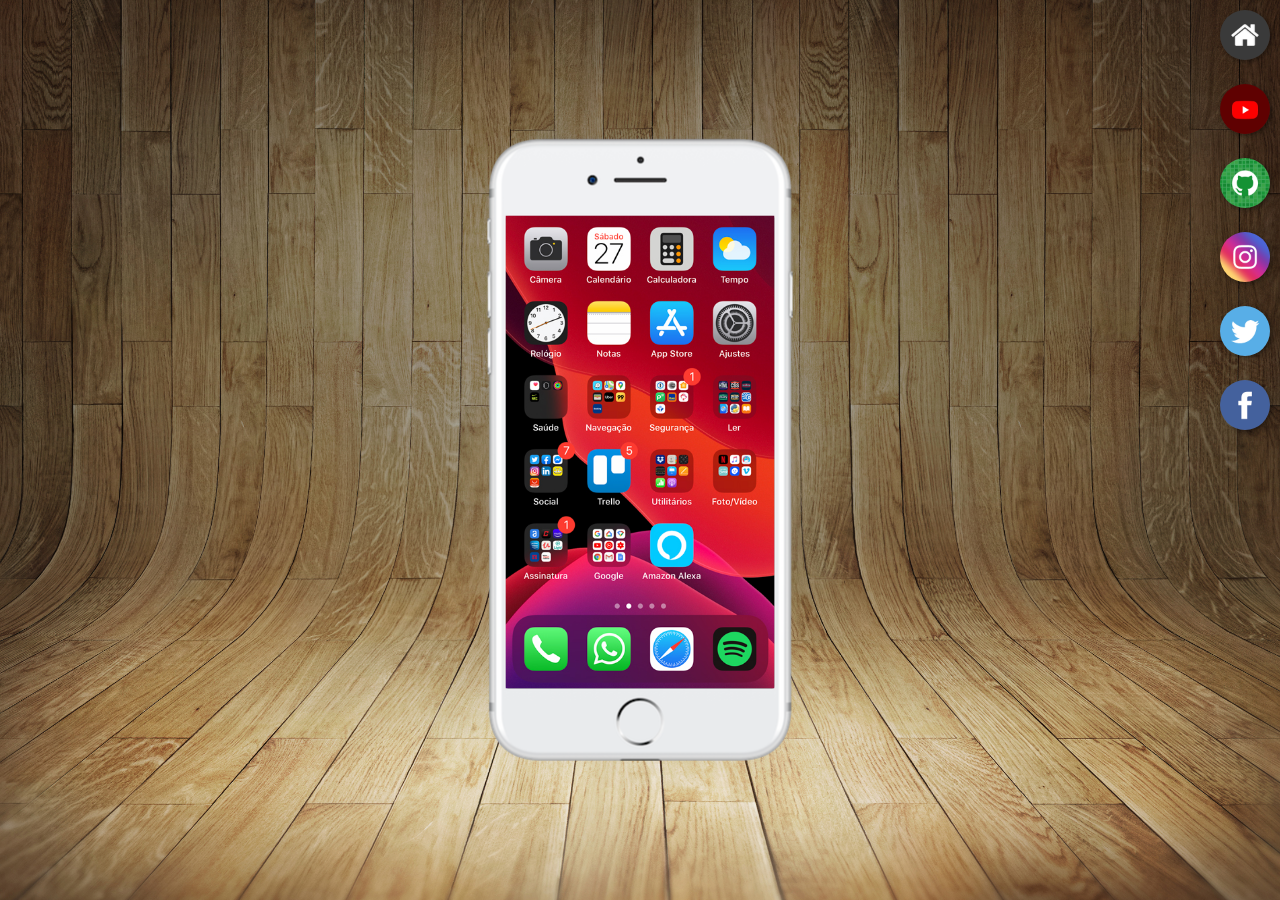
<file: index.html>
<!DOCTYPE html>
<html lang="pt-br">
<head>
    <meta charset="UTF-8">
    <meta name="viewport" content="width=device-width, initial-scale=1.0">
    <title>Redes Sociais</title>
    <link rel="shortcut icon" href="favicon.ico" type="image/x-icon">
    <link rel="stylesheet" href="estilos/style.css">
</head>
<body>
    <main>
            <section id="rede-social">
                <a href="tela-home.html" target="frame"><img src="imagens/logo-home.jpg" alt="" ></a><br>
                <a href="youtube.html" target="frame"><img src="imagens/logo-youtube.jpg" alt=""></a><br>
                <a href="github.html" target="frame"><img src="imagens/logo-github.jpg" alt=""></a><br>
                <a href="instagram.html" target="frame"><img src="imagens/logo-instagram.jpg" alt=""></a><br>
                <a href="twitter.html" target="frame"><img src="imagens/logo-twitter.jpg" alt=""></a><br>
                <a href="facebook.html" target="frame"><img src="imagens/logo-facebook.jpg" alt=""></a>
            </section>
        <section id="telefone">
            <img src="imagens/frame-iphone.png" alt="">
            <iframe src="tela-home.html" name="frame" id="tela"  frameborder="0"></iframe>
        </section>
    </main>
</body>
</html>
</file>
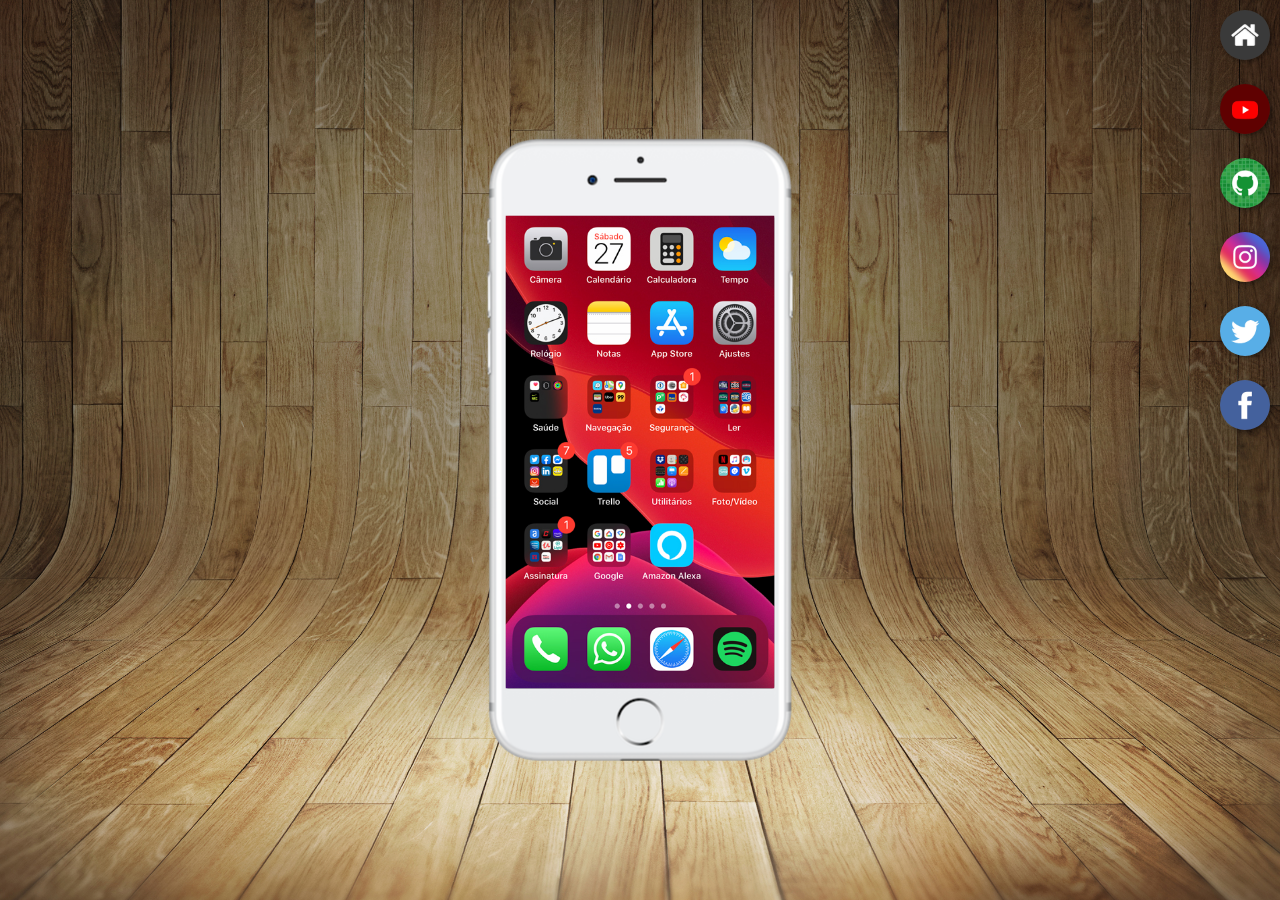
<file: Desafio015/index.html>
<!DOCTYPE html>
<html lang="pt-br">
<head>
    <meta charset="UTF-8">
    <meta name="viewport" content="width=device-width, initial-scale=1.0">
    <title>Redes Sociais</title>
    <link rel="shortcut icon" href="favicon.ico" type="image/x-icon">
    <link rel="stylesheet" href="estilos/style.css">
</head>
<body>
    <main>
            <section id="rede-social">
                <a href="pagiconecel.html" target="frame"><img src="imagens/logo-home.jpg" alt="" ></a><br>
                <a href="pagyoutube.html" target="frame"><img src="imagens/logo-youtube.jpg" alt=""></a><br>
                <a href="paggithub.html" target="frame"><img src="imagens/logo-github.jpg" alt=""></a><br>
                <a href="paginsta.html" target="frame"><img src="imagens/logo-instagram.jpg" alt=""></a><br>
                <a href="pagtwitter.html" target="frame"><img src="imagens/logo-twitter.jpg" alt=""></a><br>
                <a href="pagface.html" target="frame"><img src="imagens/logo-facebook.jpg" alt=""></a>
            </section>
        <section id="telefone">
            <img src="imagens/frame-iphone.png" alt="">
            <iframe src="pagiconecel.html" name="frame" id="tela"  frameborder="0"></iframe>
        </section>
    </main>
</body>
</html>
</file>
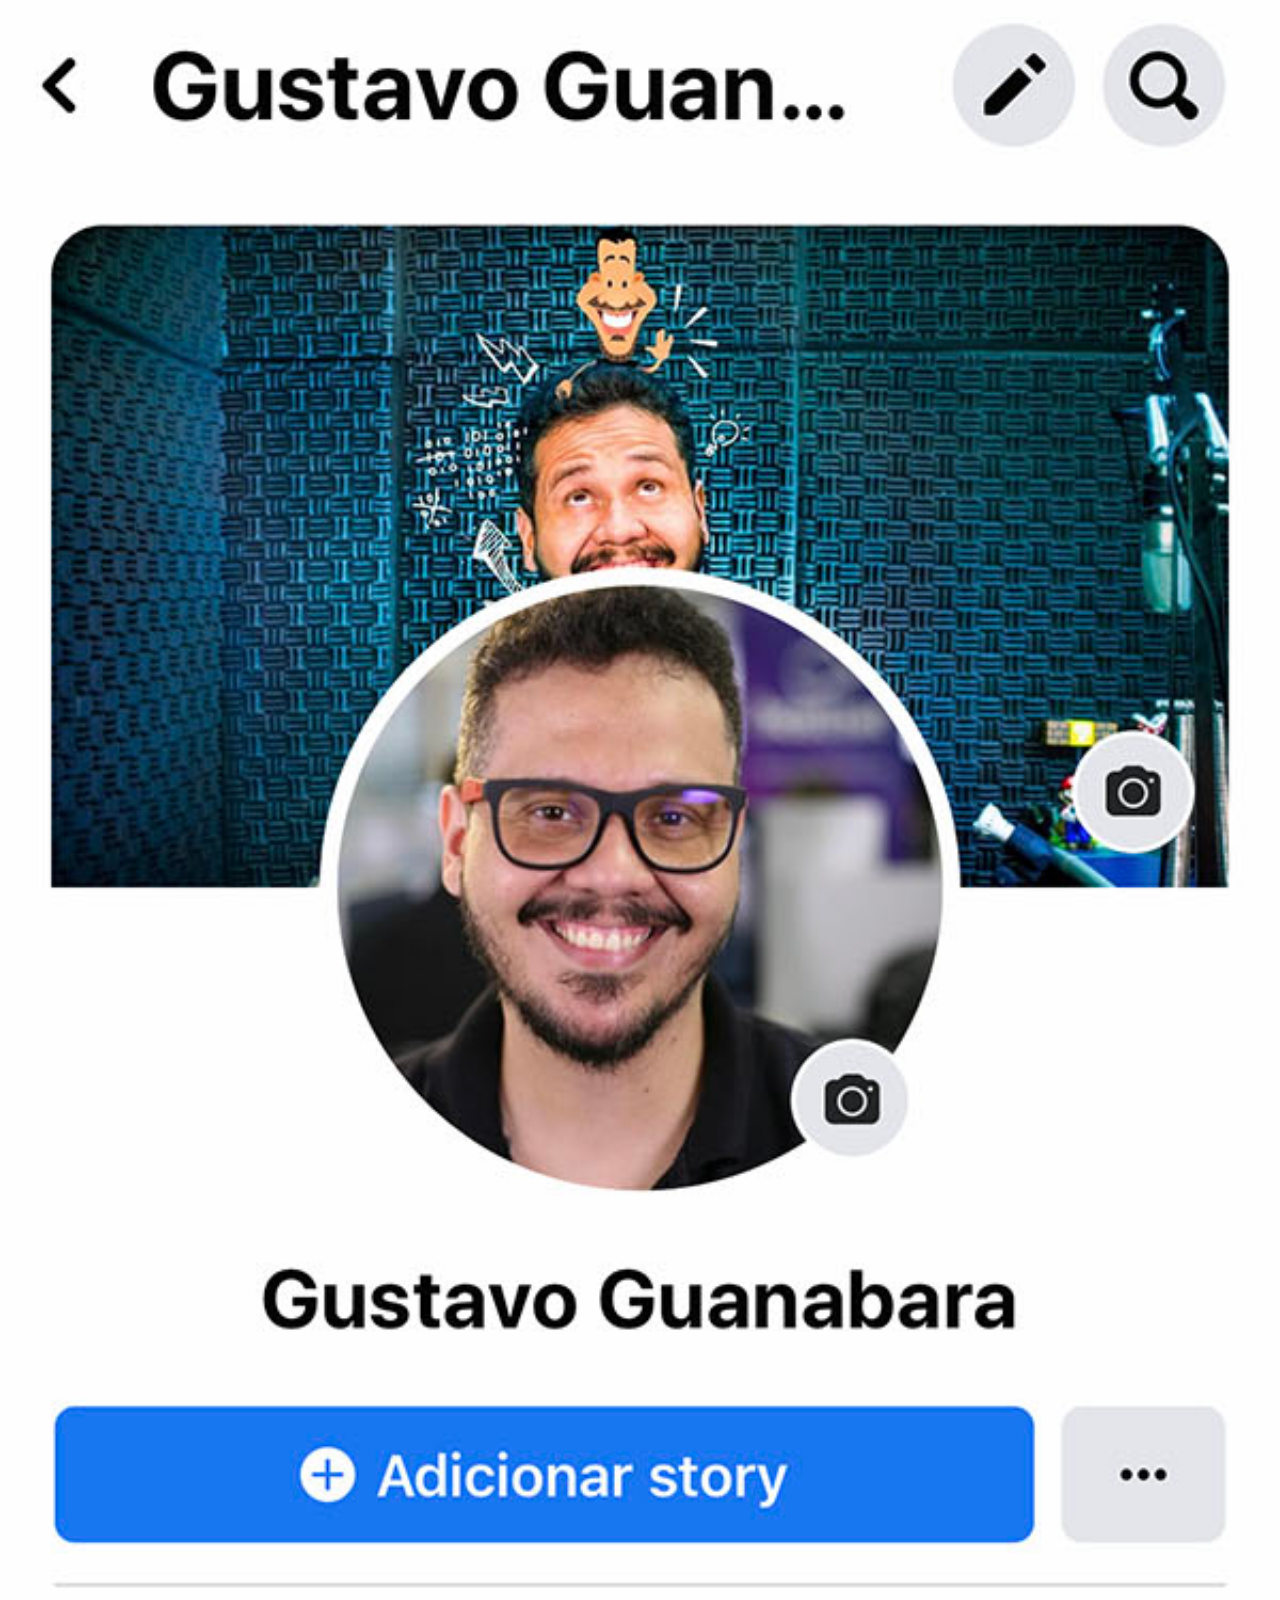
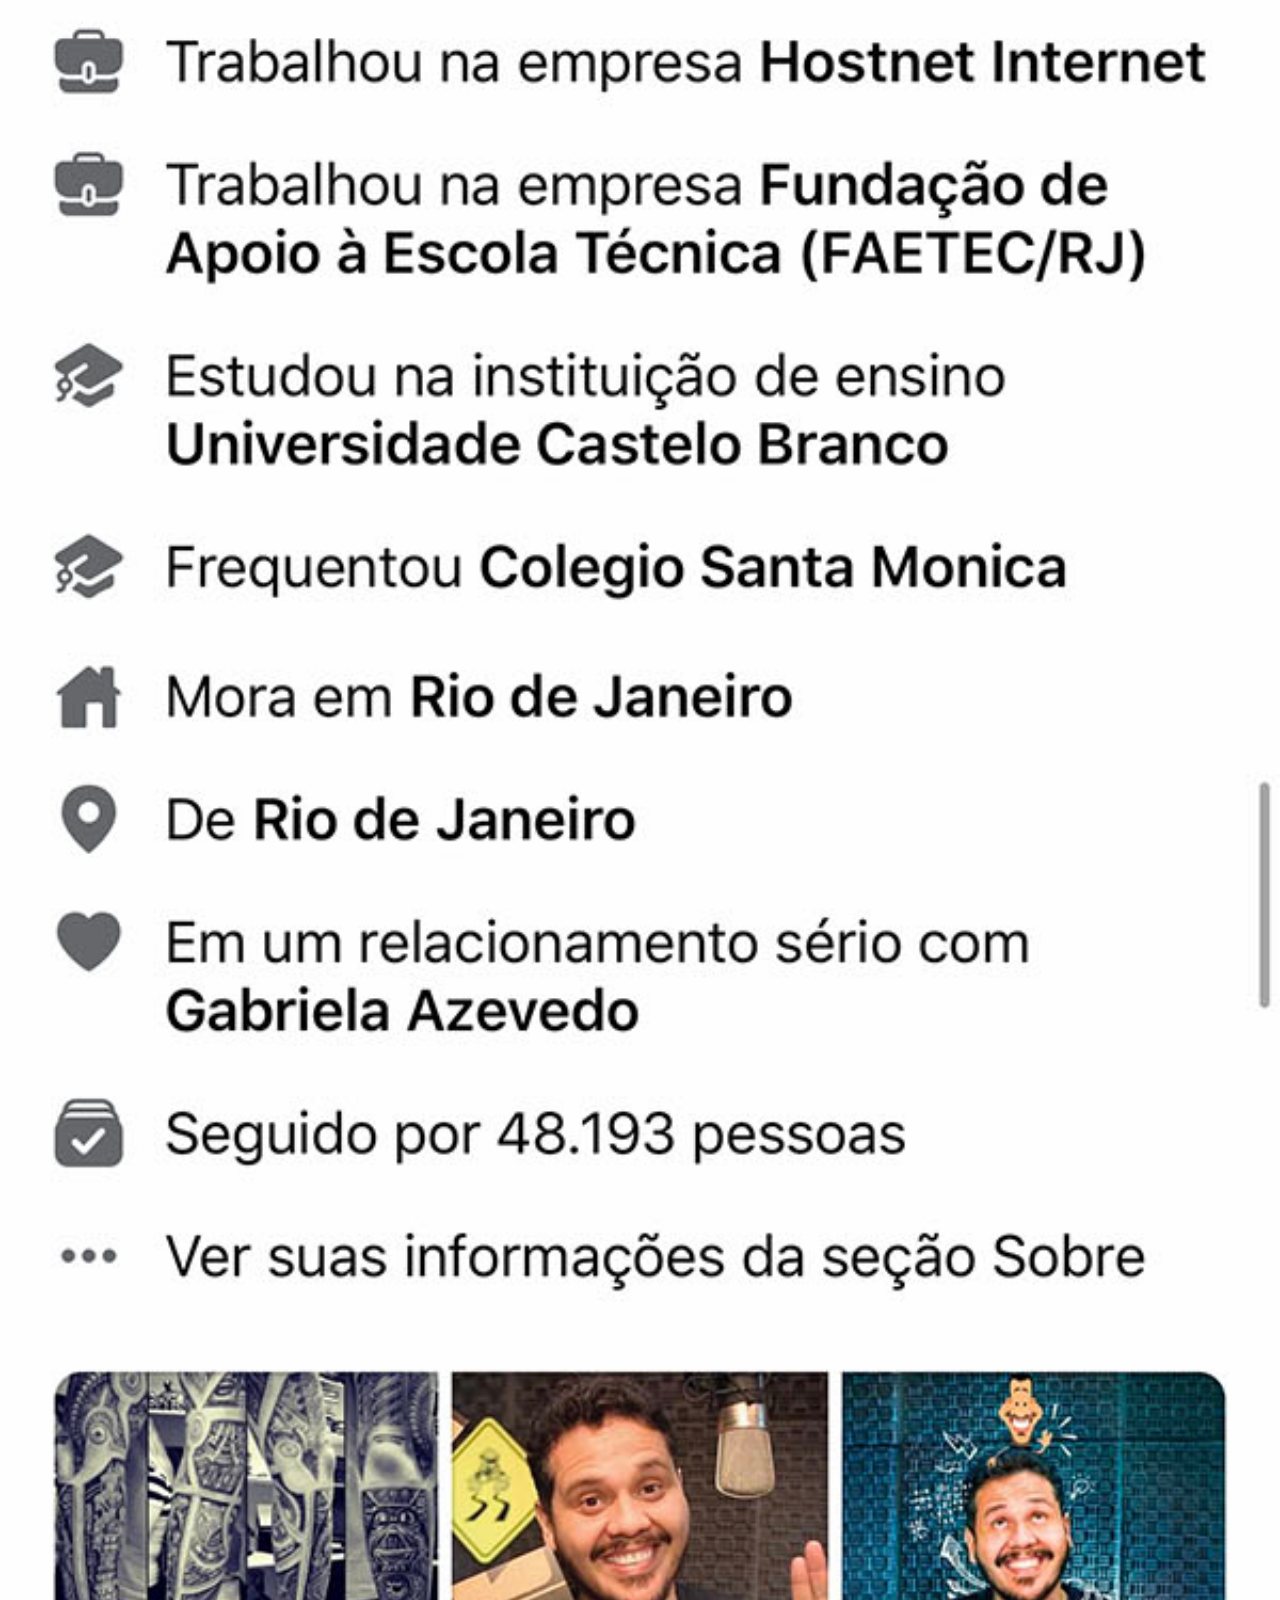
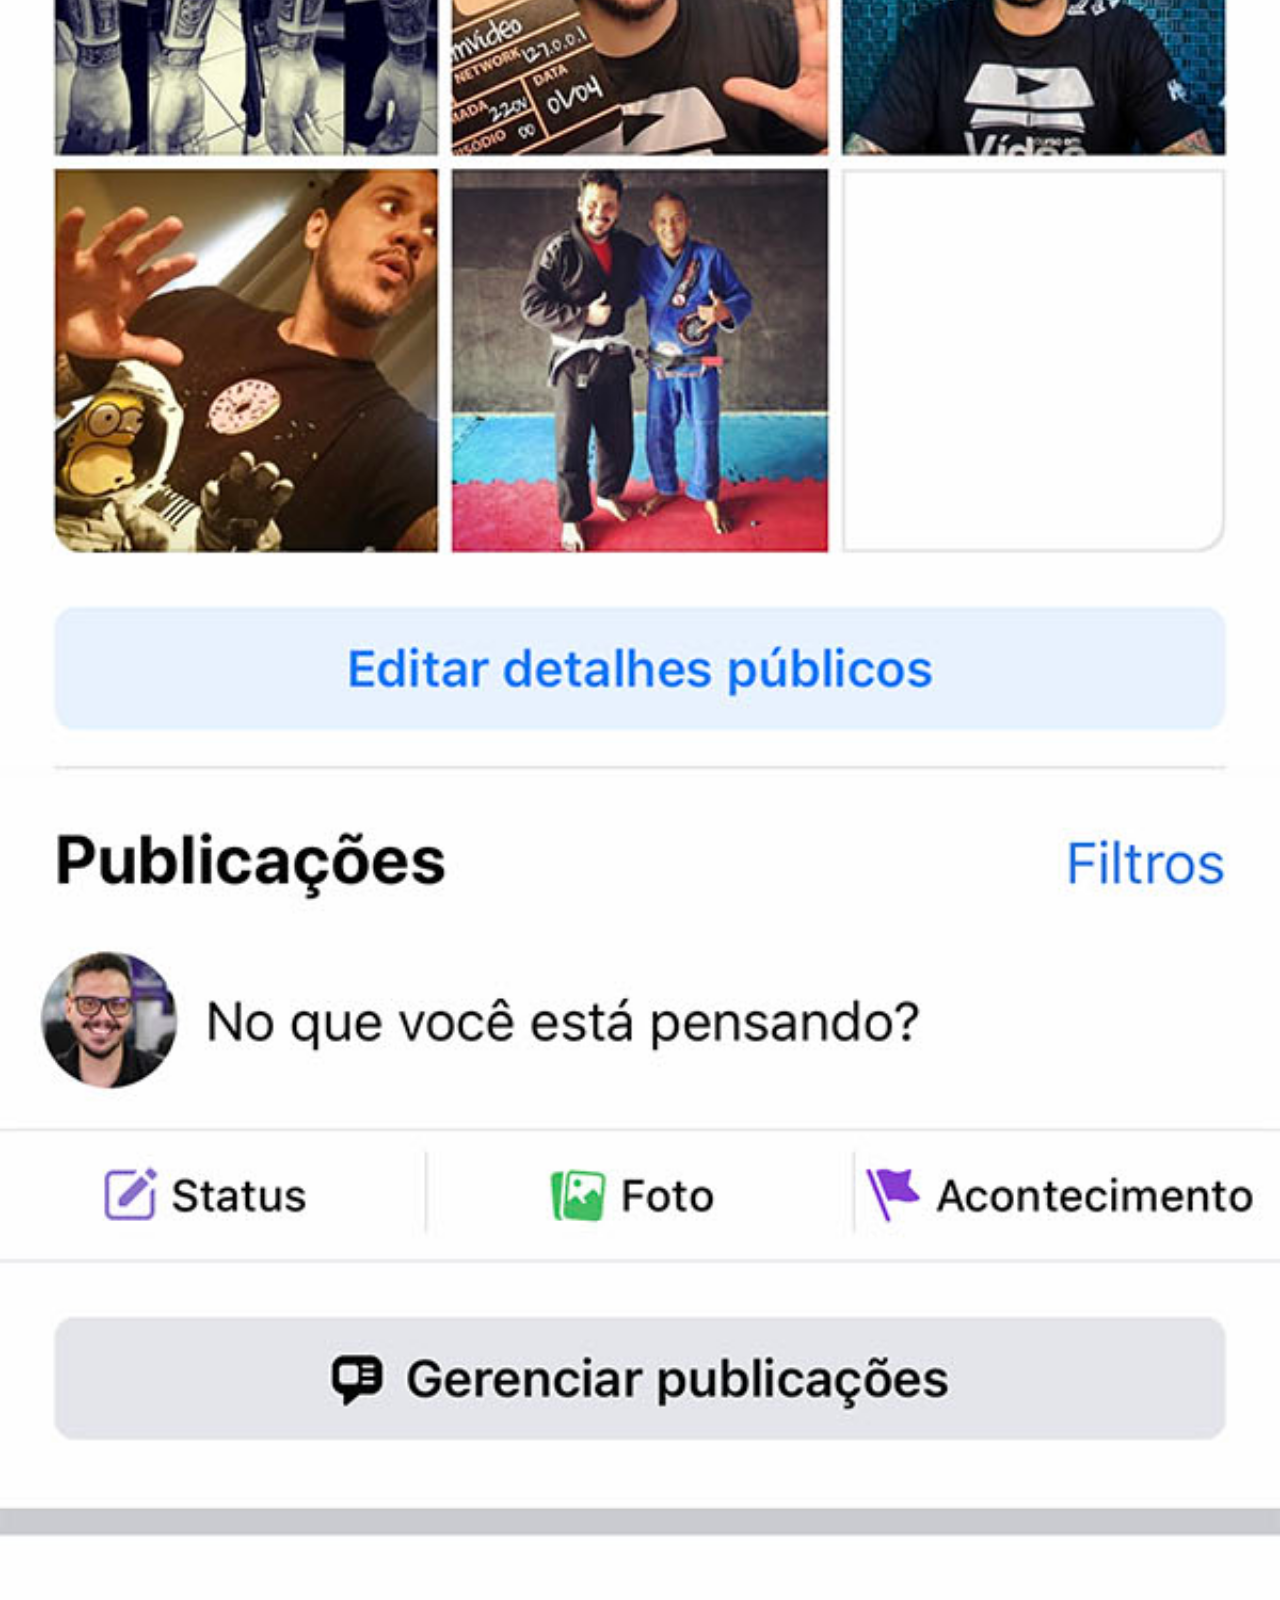
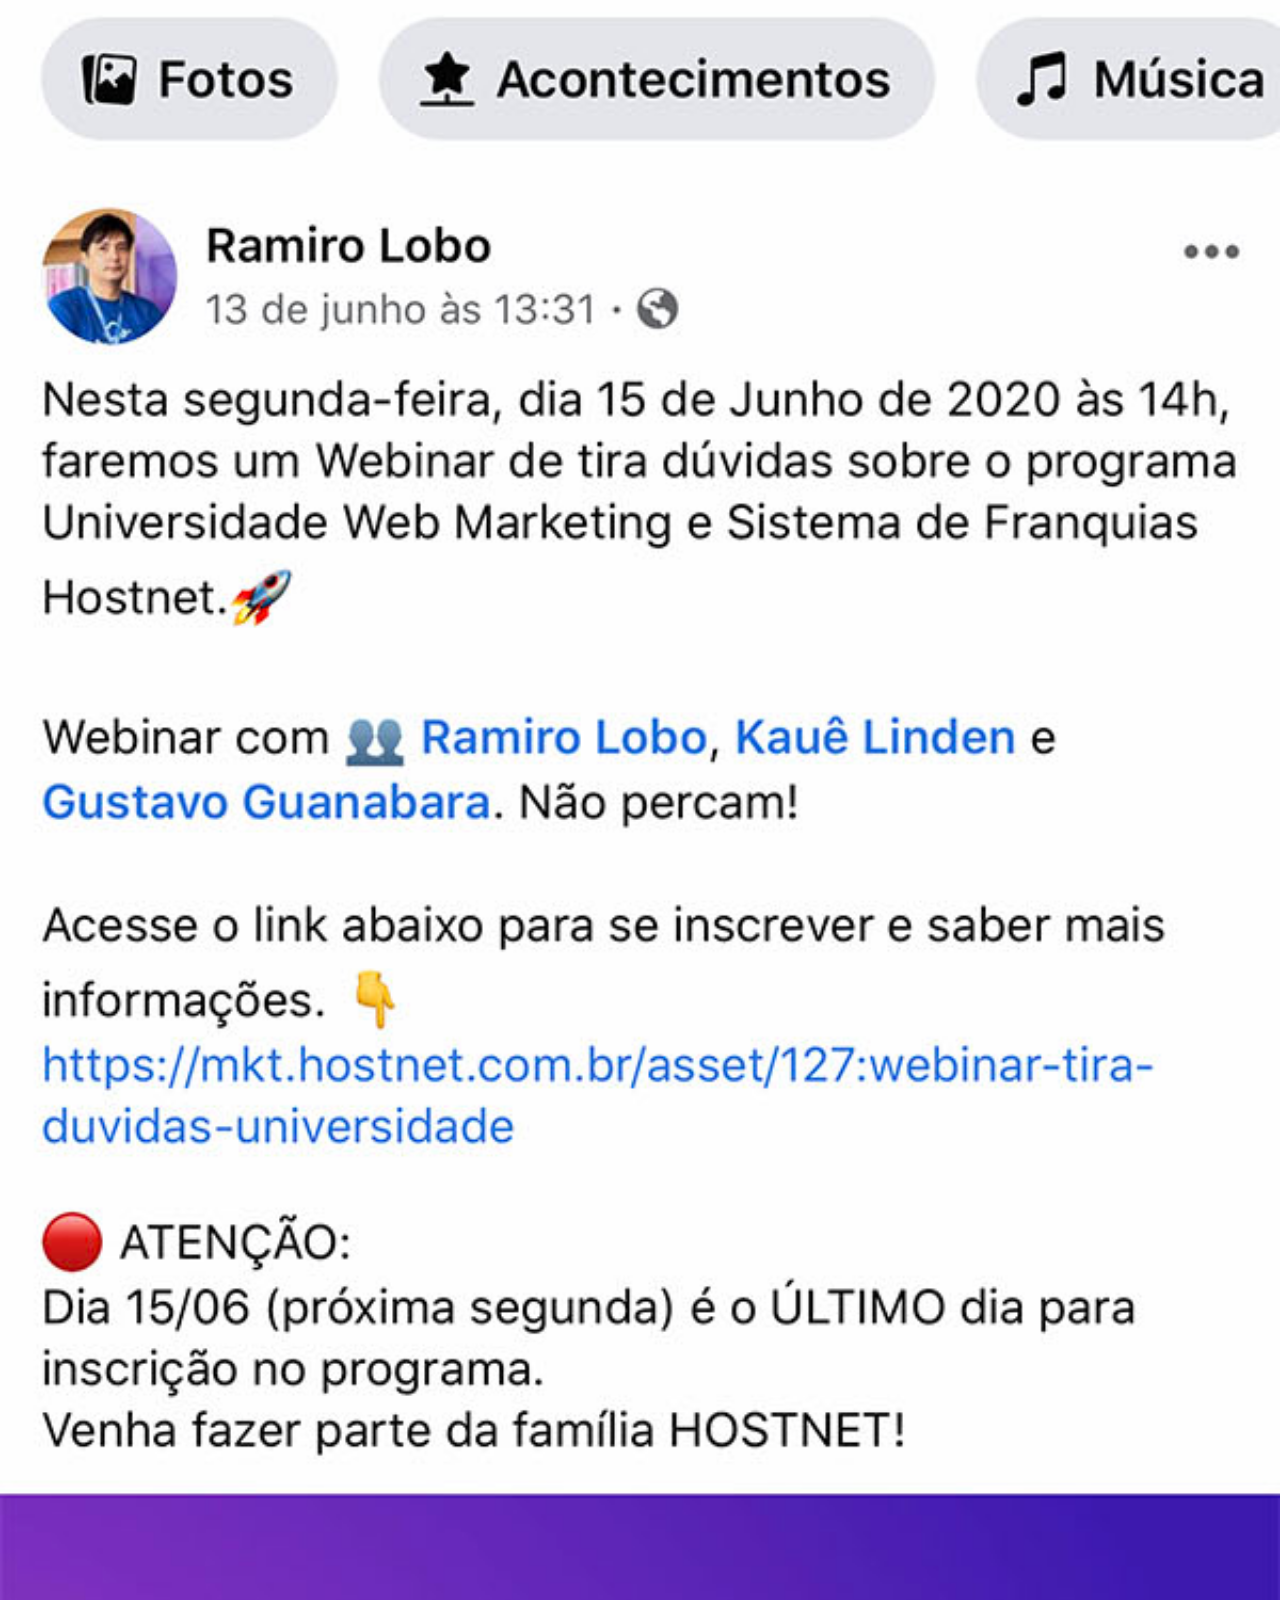
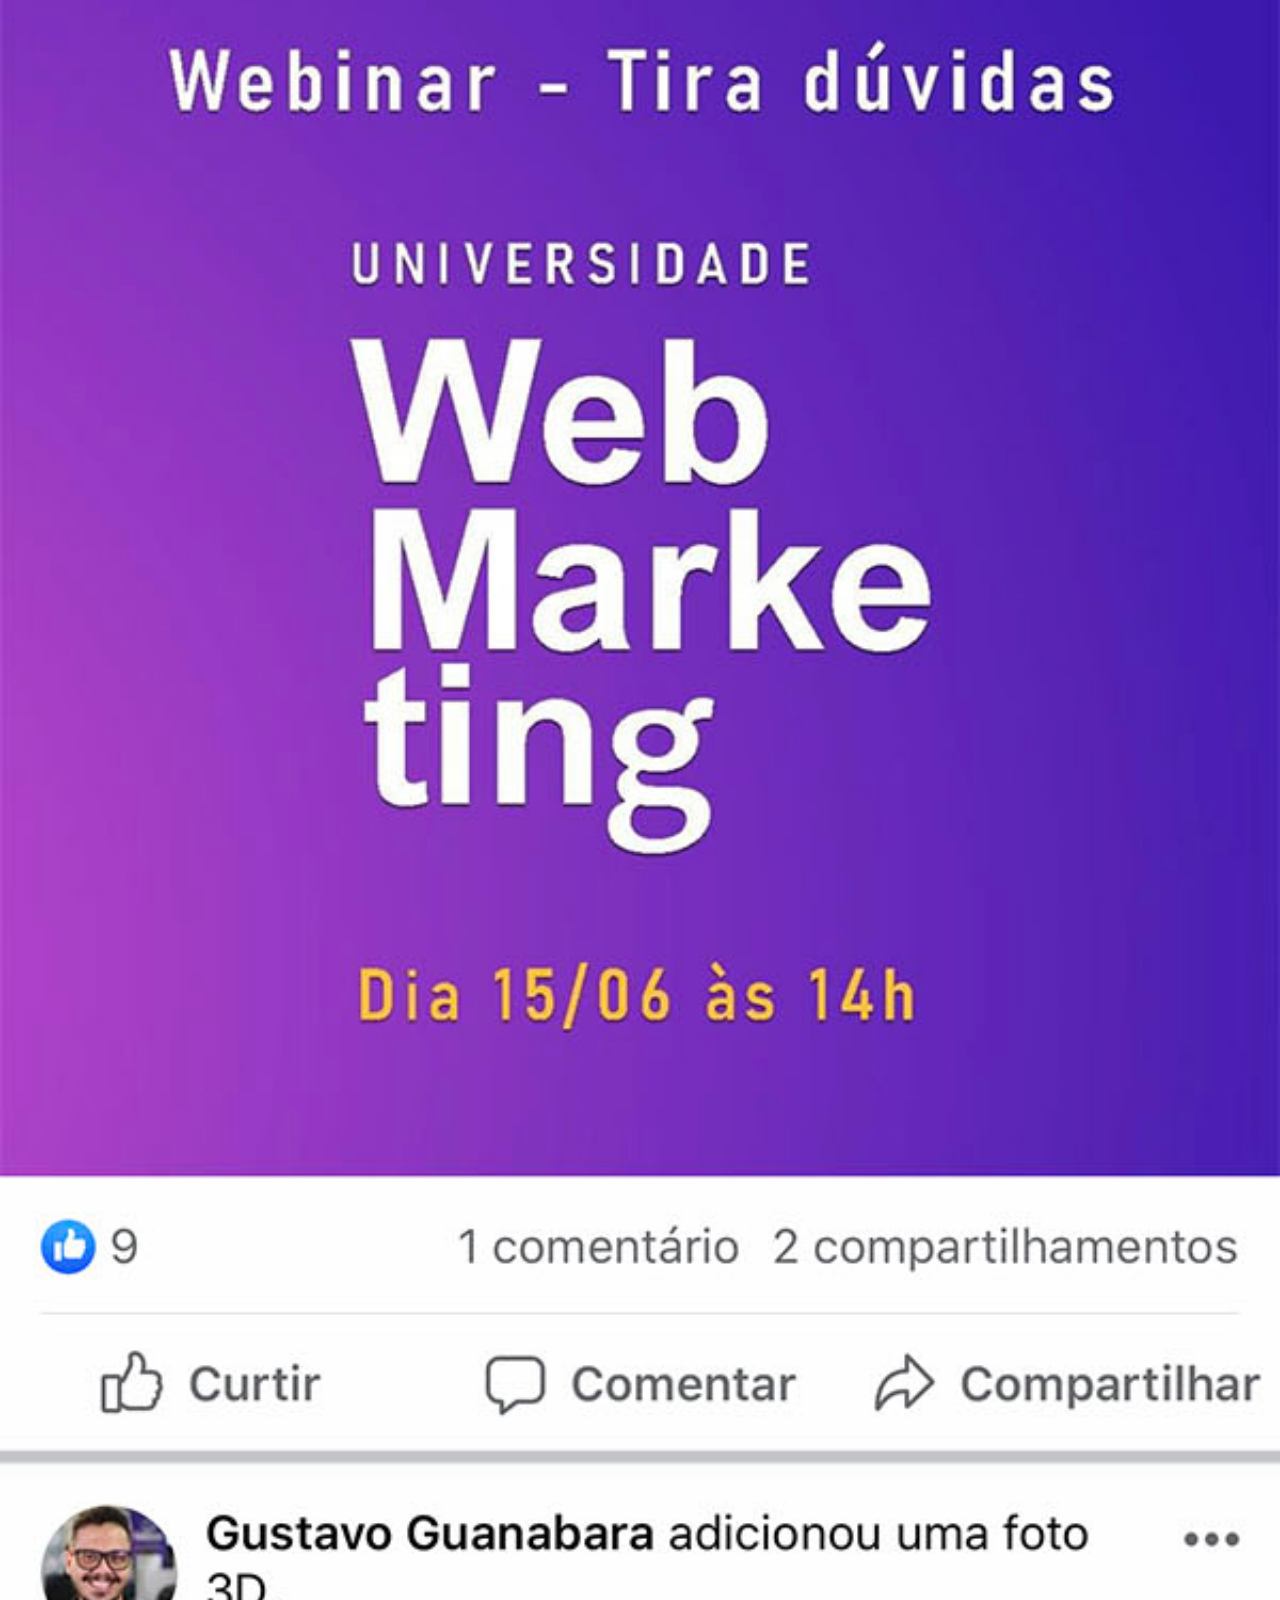
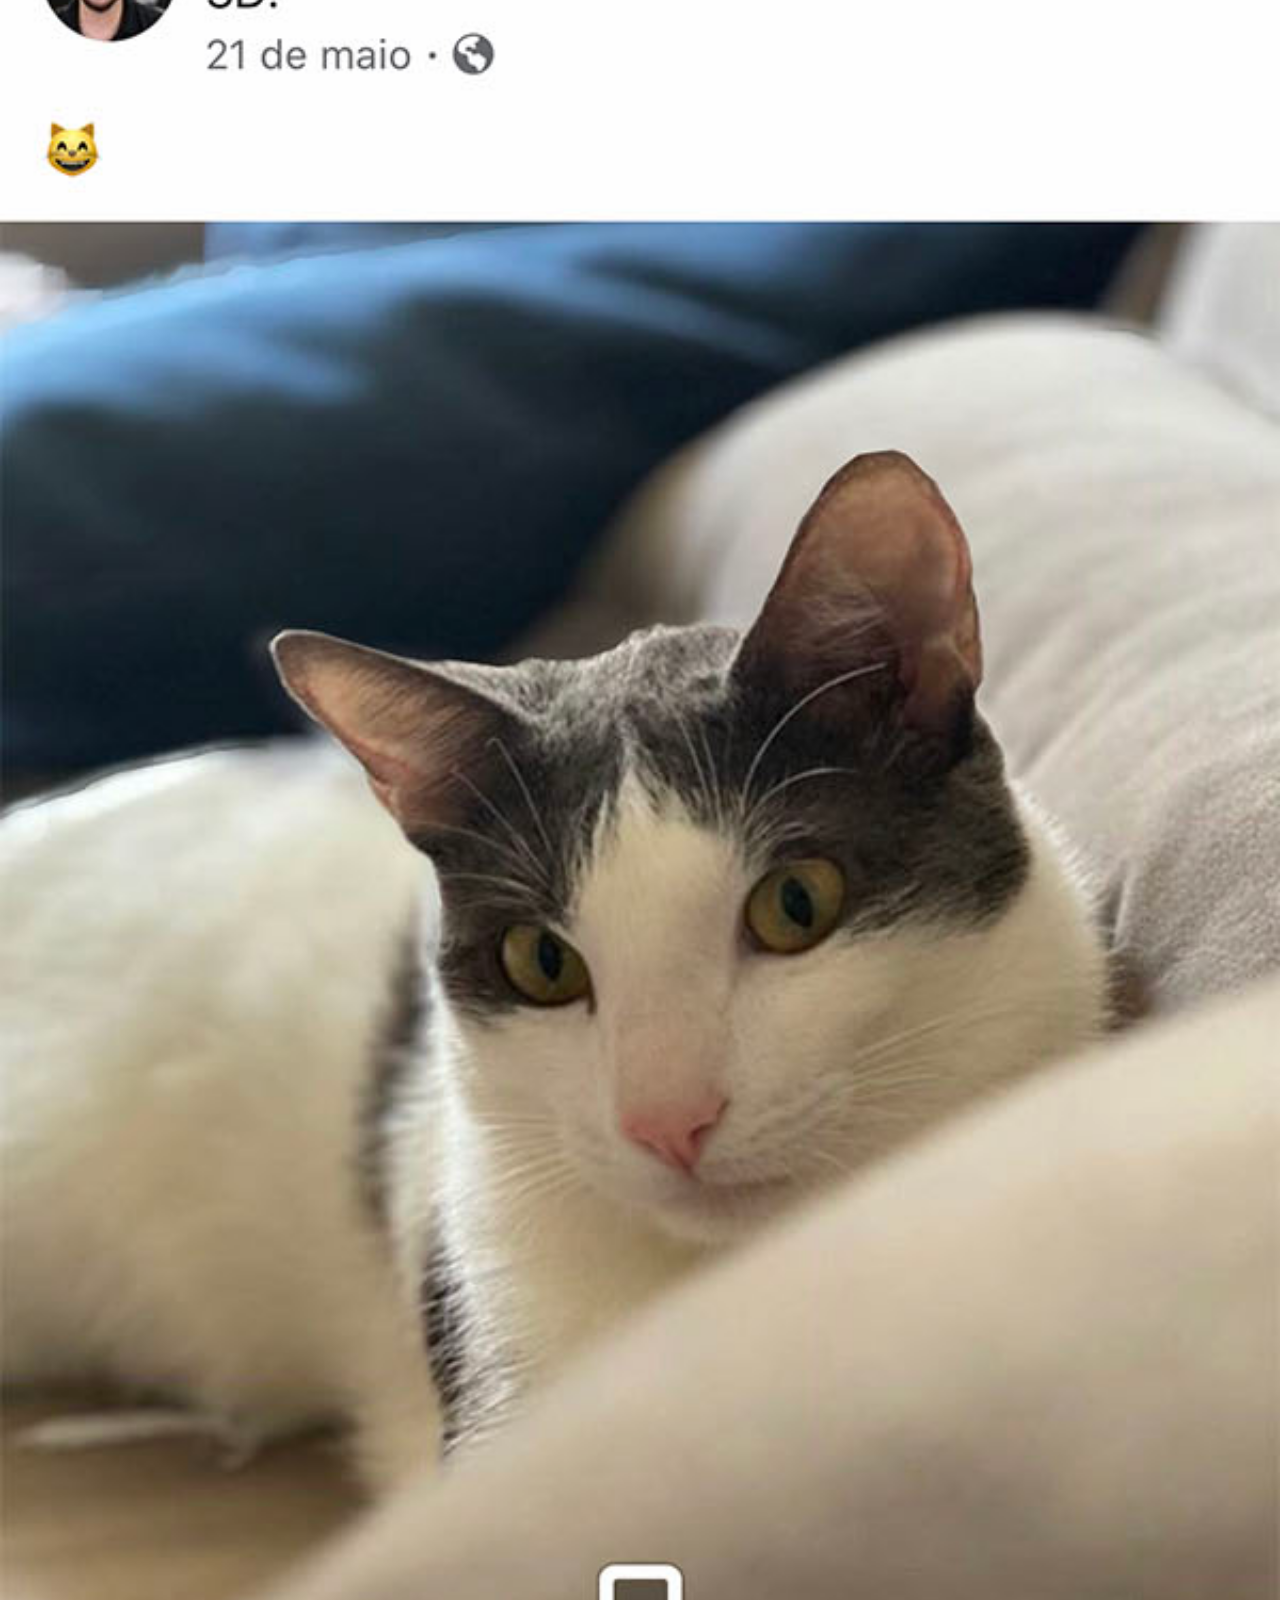
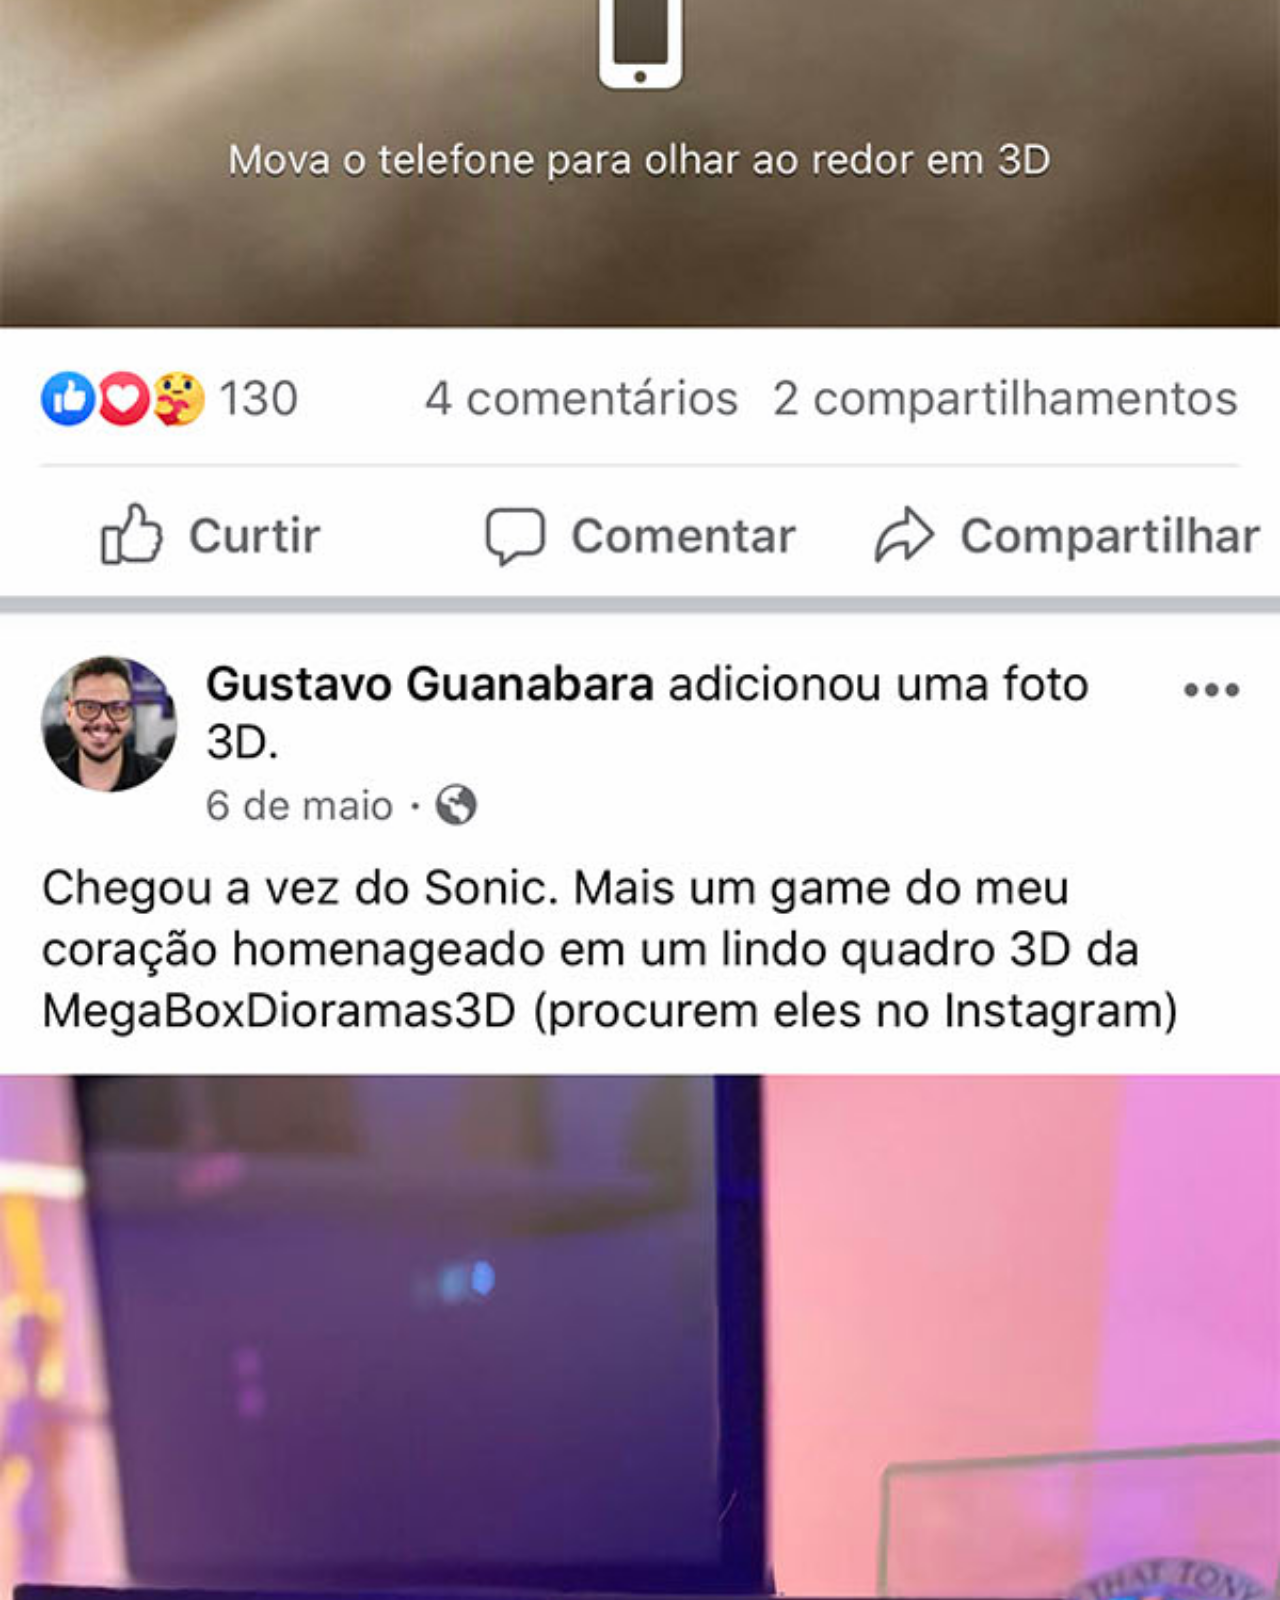
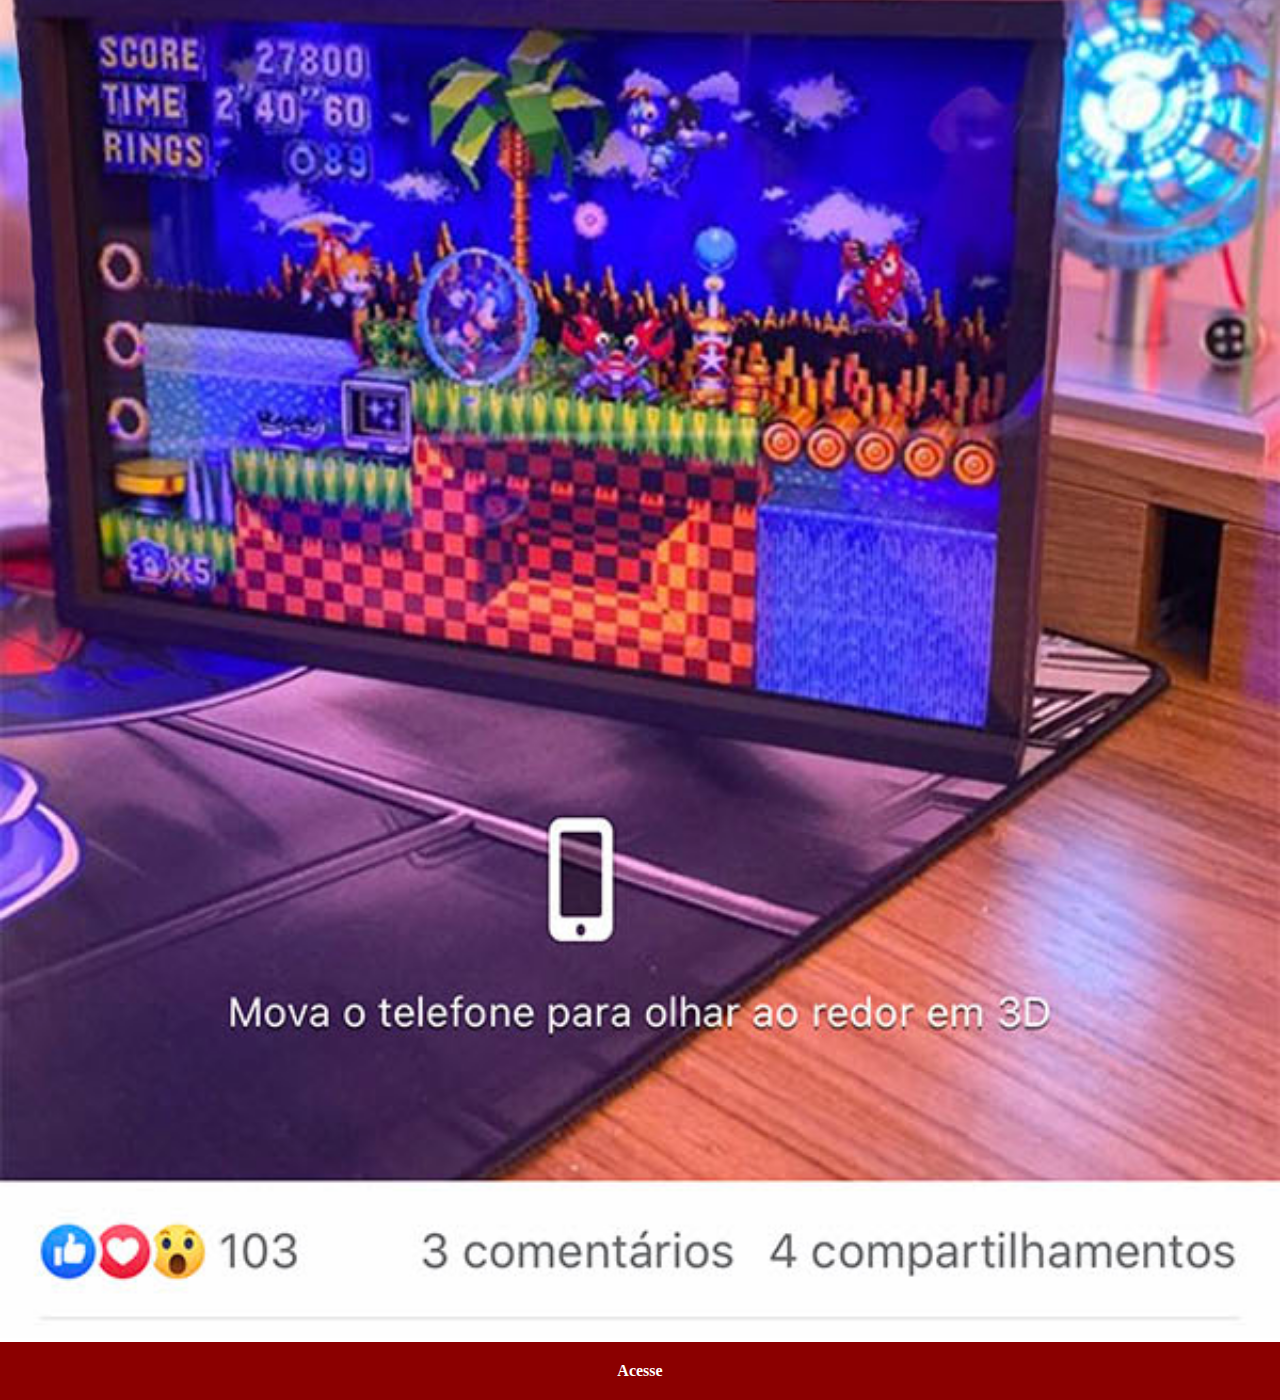
<file: facebook.html>
<!DOCTYPE html>
<html lang="pt-br">
<head>
    <meta charset="UTF-8">
    <meta name="viewport" content="width=device-width, initial-scale=1.0">
    <title>icone do celular</title>
    <link rel="stylesheet" href="estilos/social.css">
</head>
<body>
    <main>
        <img src="imagens/tela-facebook.jpg" alt="">
        <p><a href="https://www.facebook.com/CursosEmVideo/?locale=pt_BR" target="_blank">Acesse</a></p>
    </main>
</body>
</html>
</file>
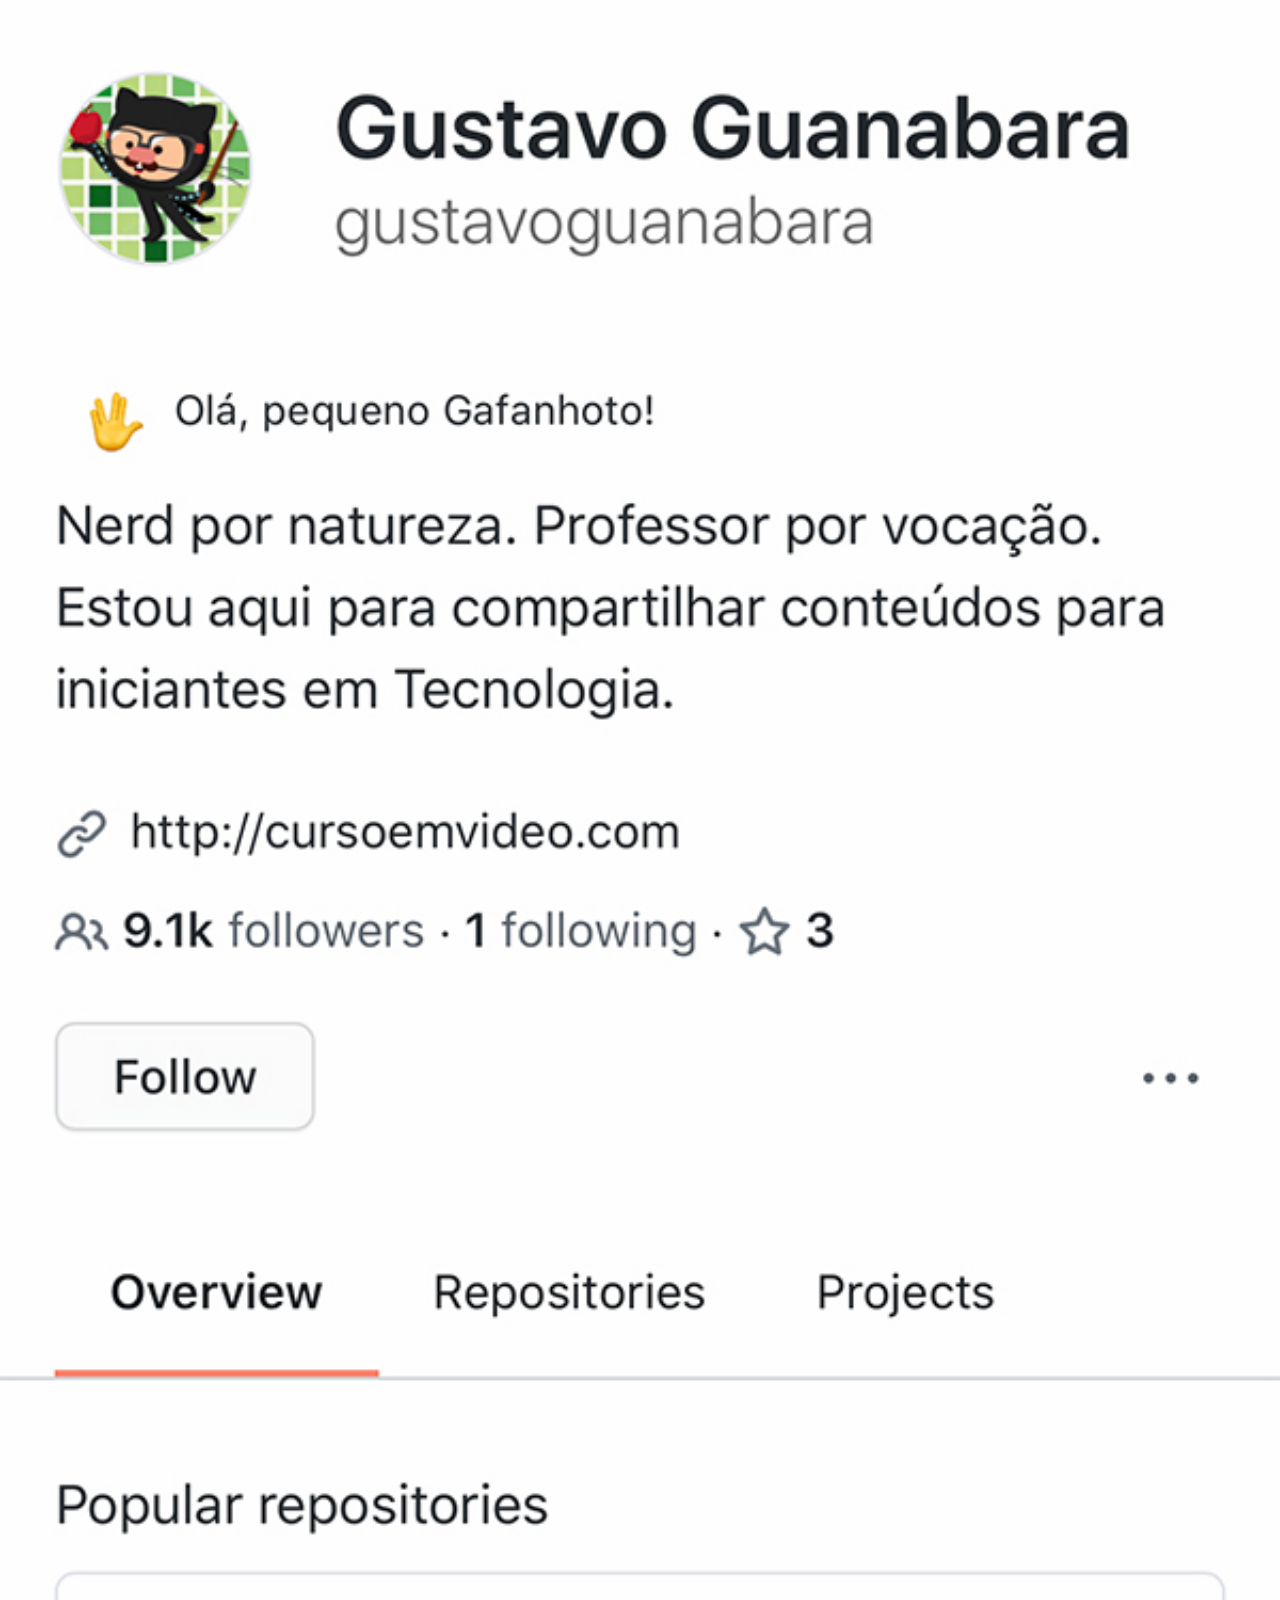
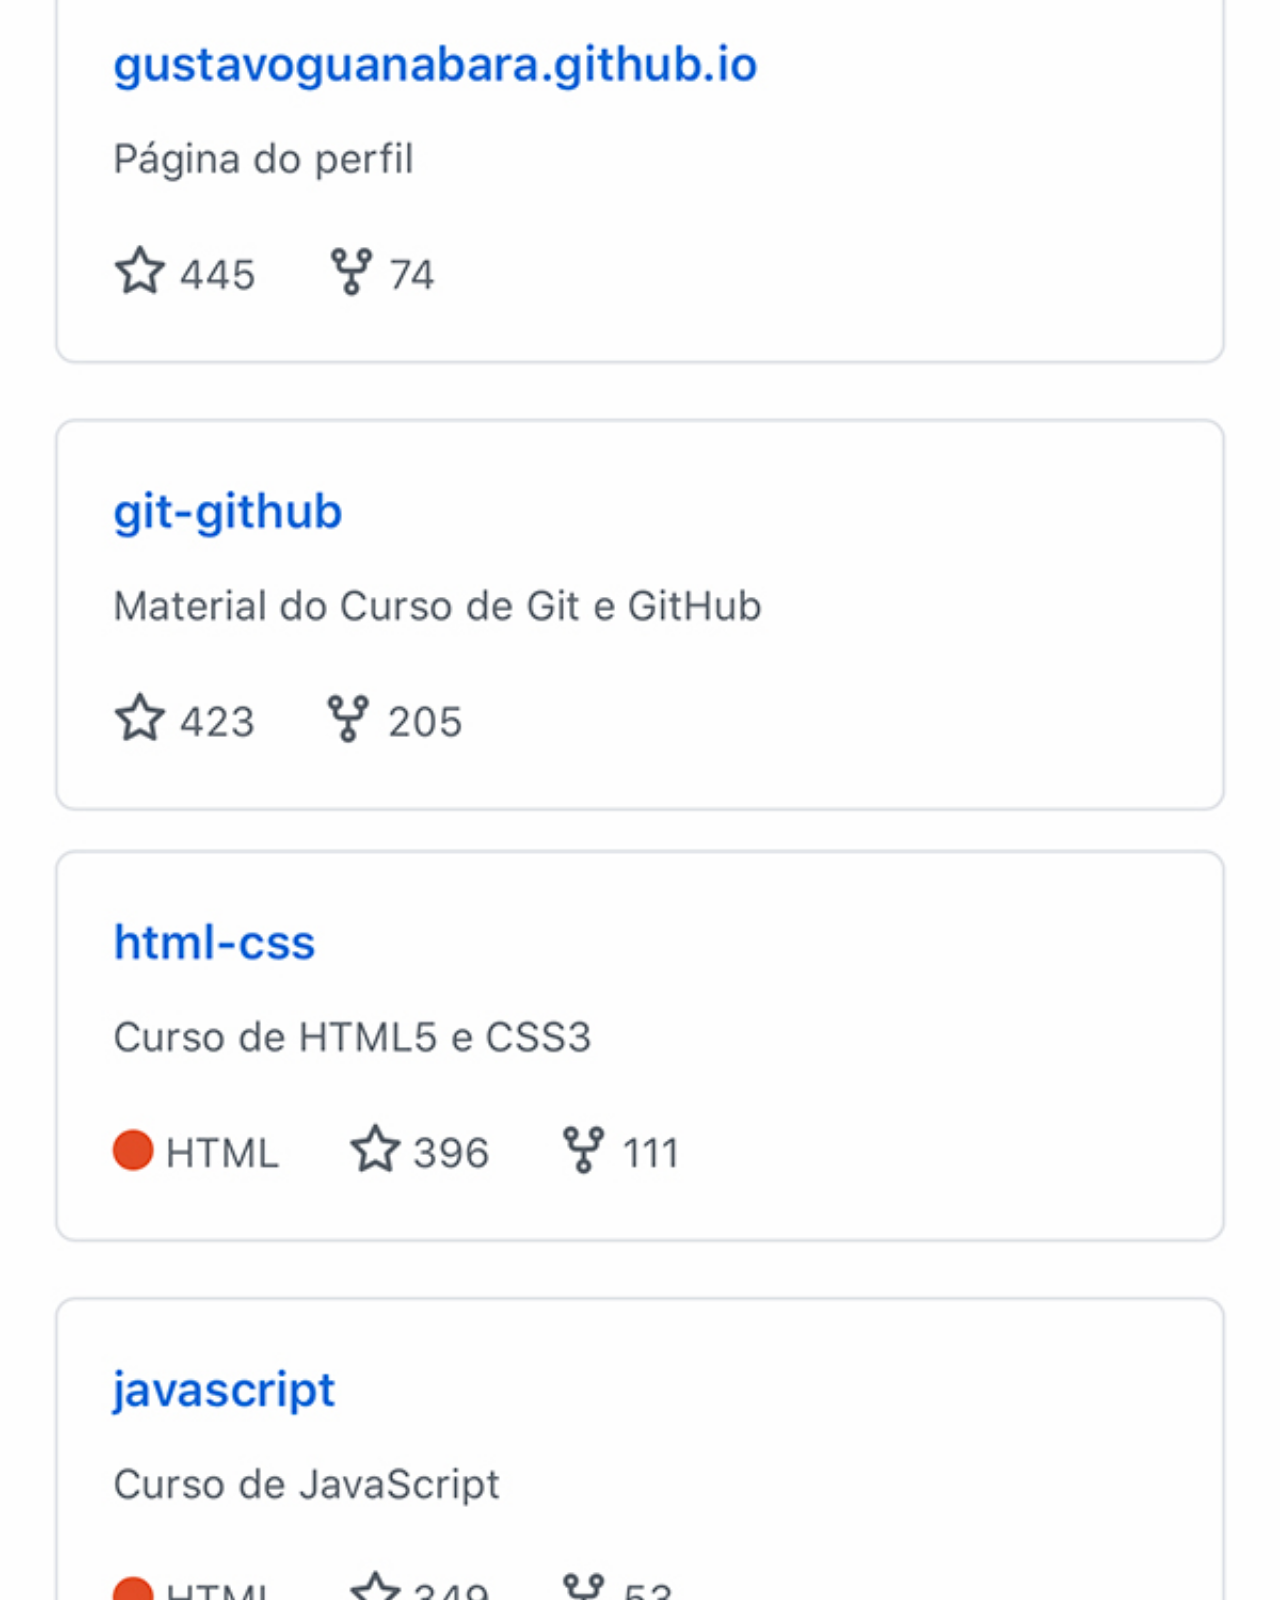
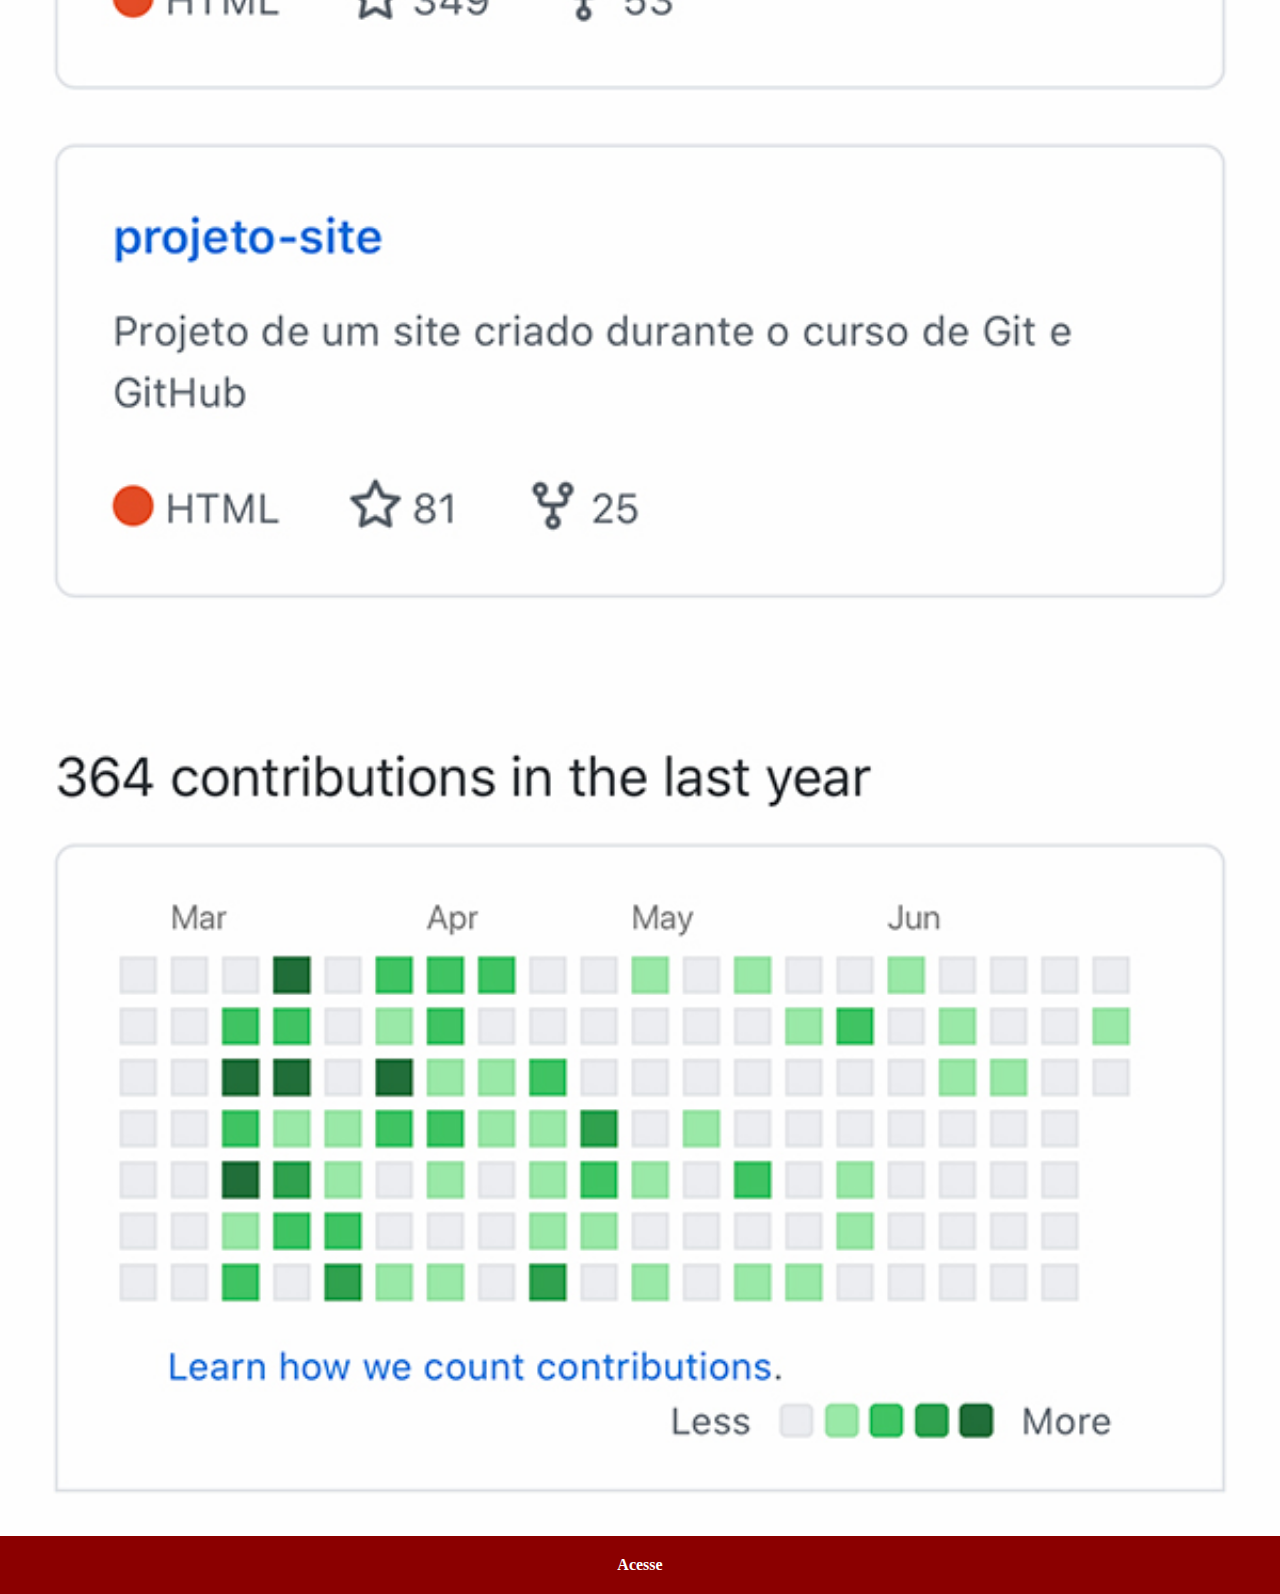
<file: github.html>
<!DOCTYPE html>
<html lang="pt-br">
<head>
    <meta charset="UTF-8">
    <meta name="viewport" content="width=device-width, initial-scale=1.0">
    <title>icone do celular</title>
    <link rel="stylesheet" href="estilos/social.css">
</head>
<body>
    <img src="imagens/tela-github.jpg" alt="">
    <p><a href="https://github.com/gustavoguanabara" target="_blank">Acesse</a></p>
</body>
</html>
</file>
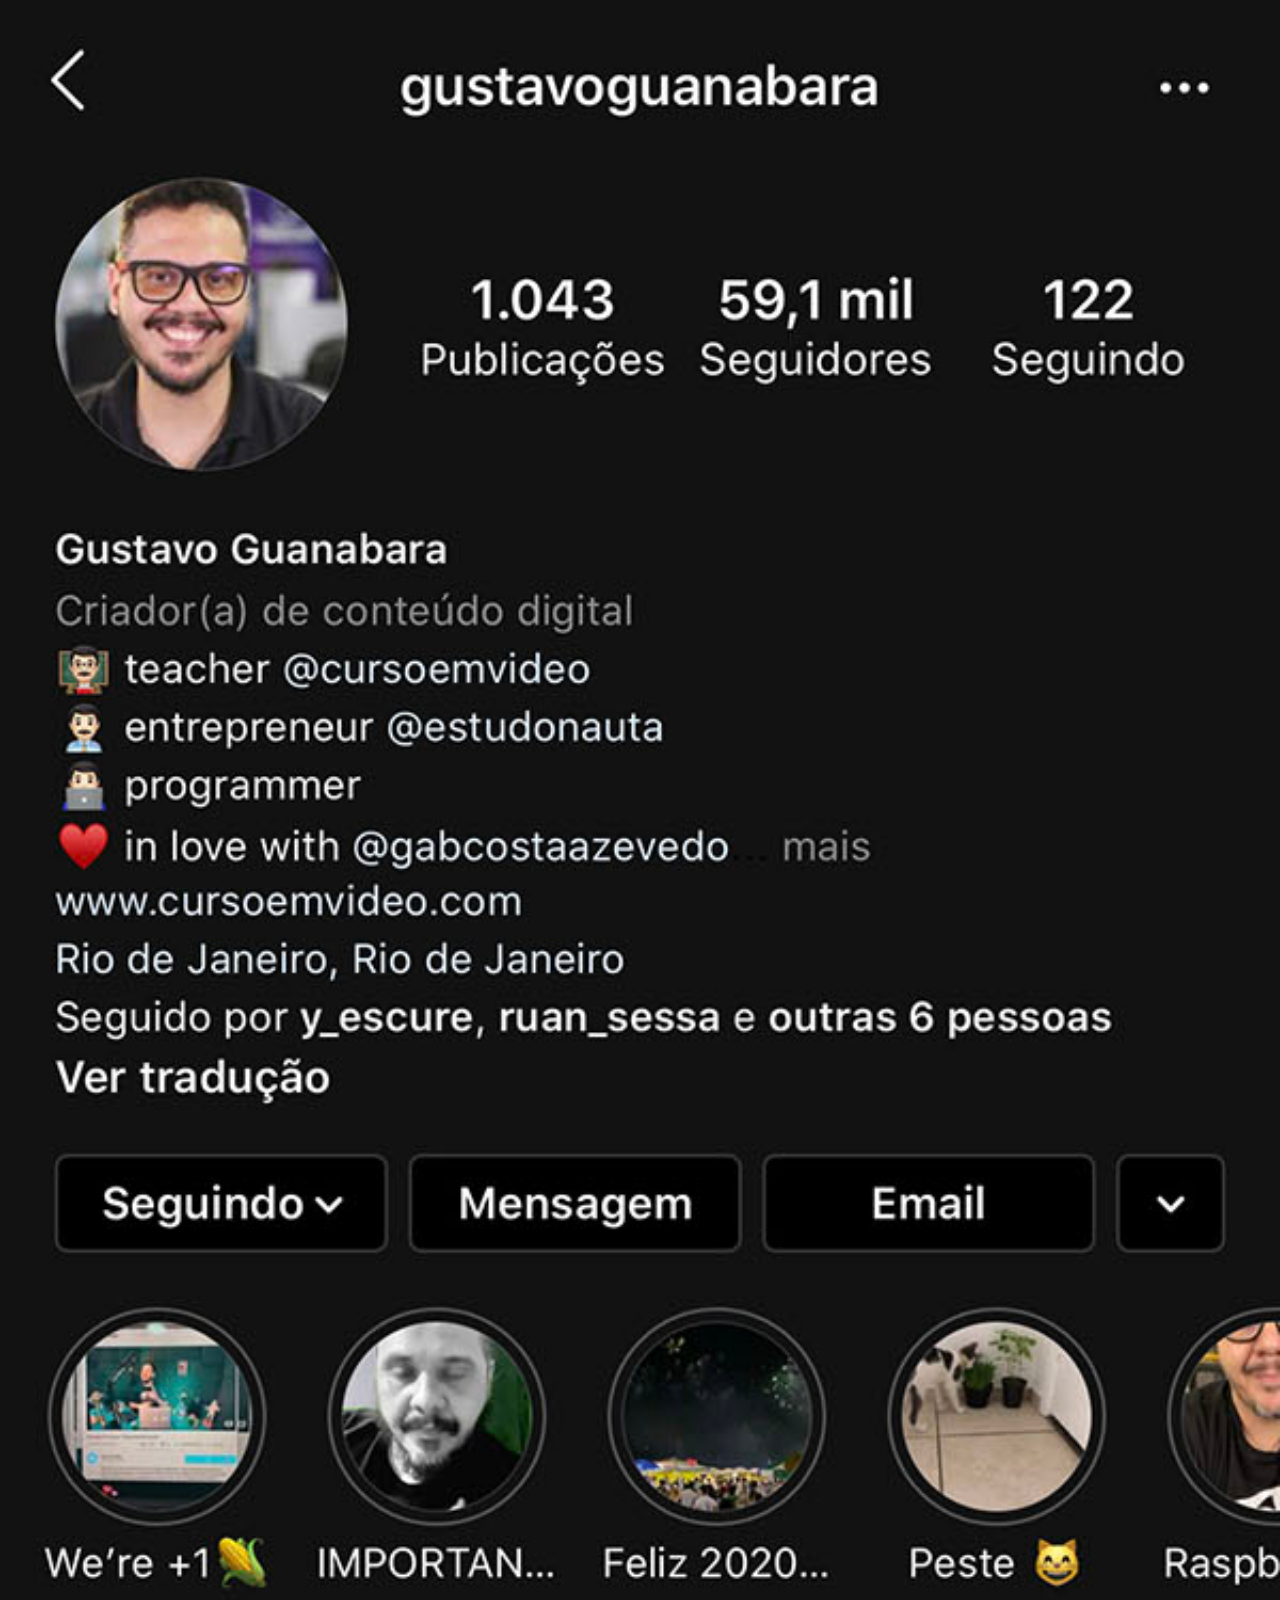
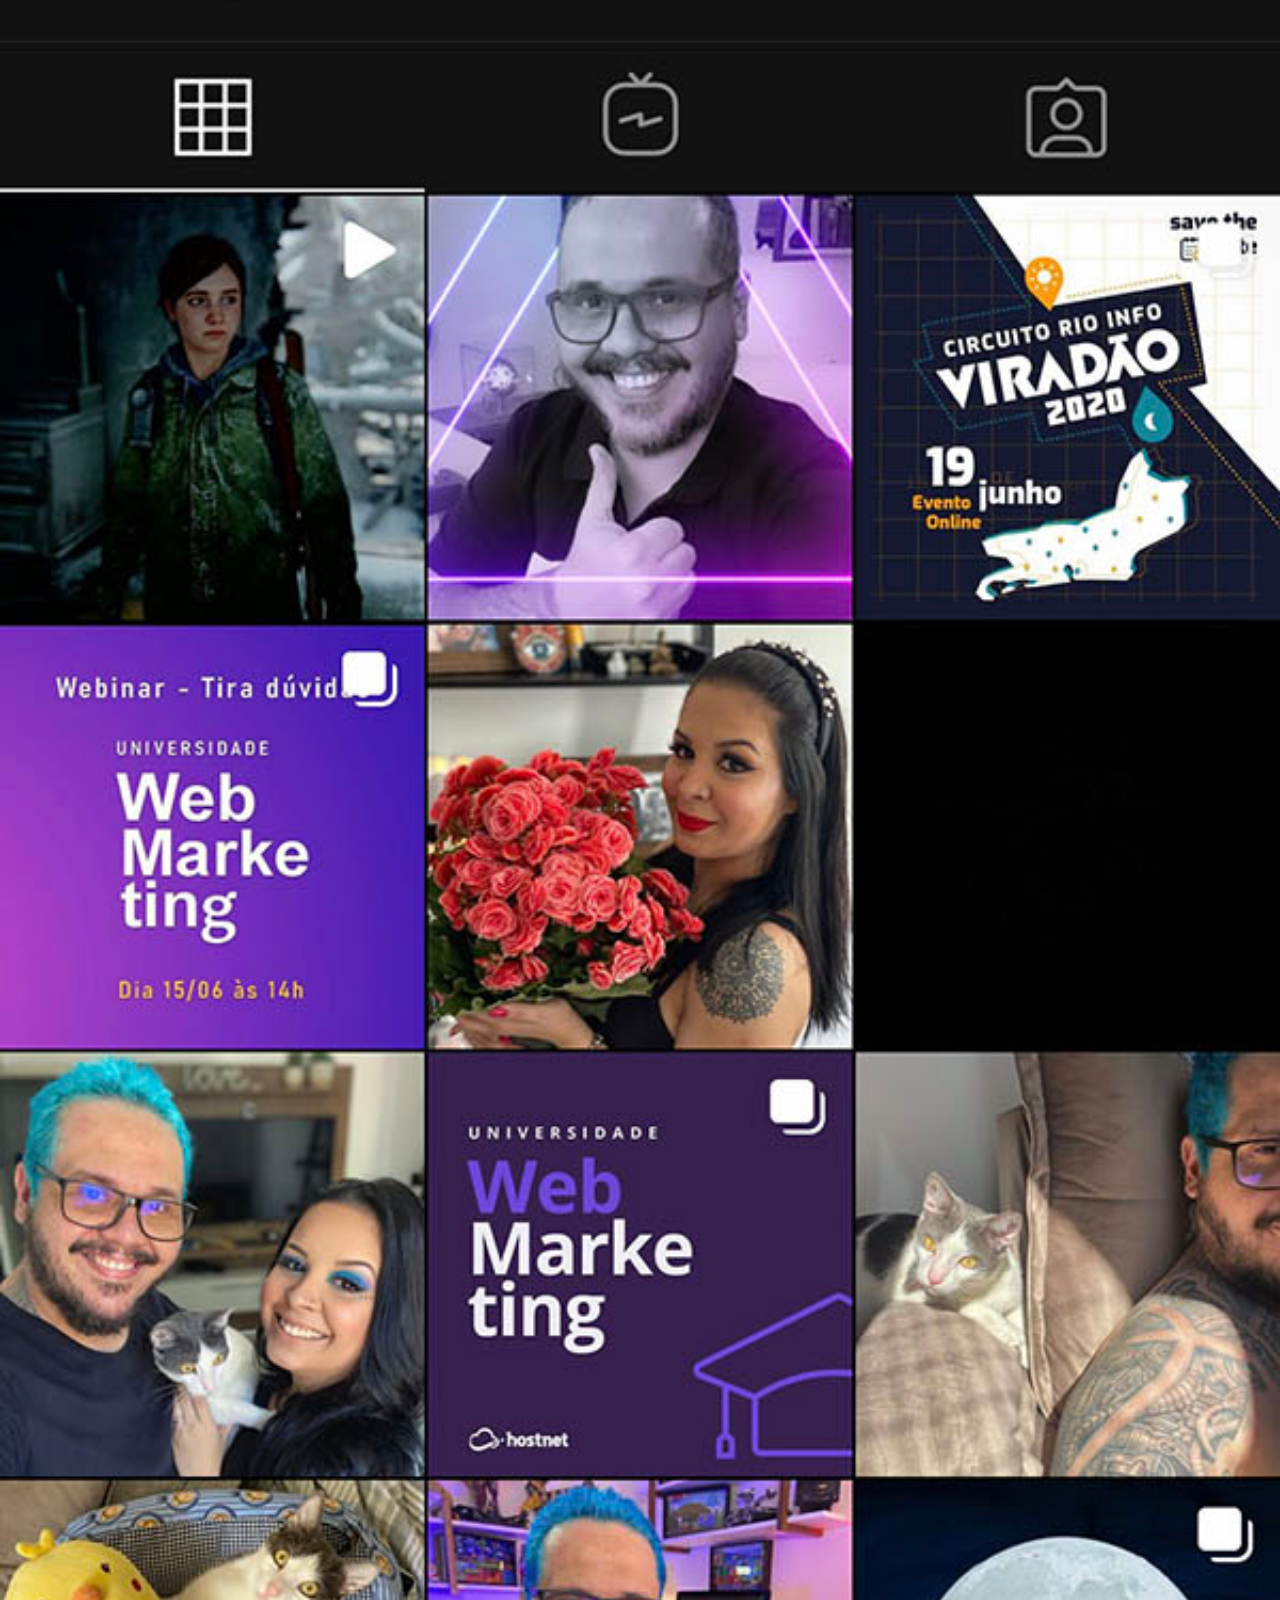
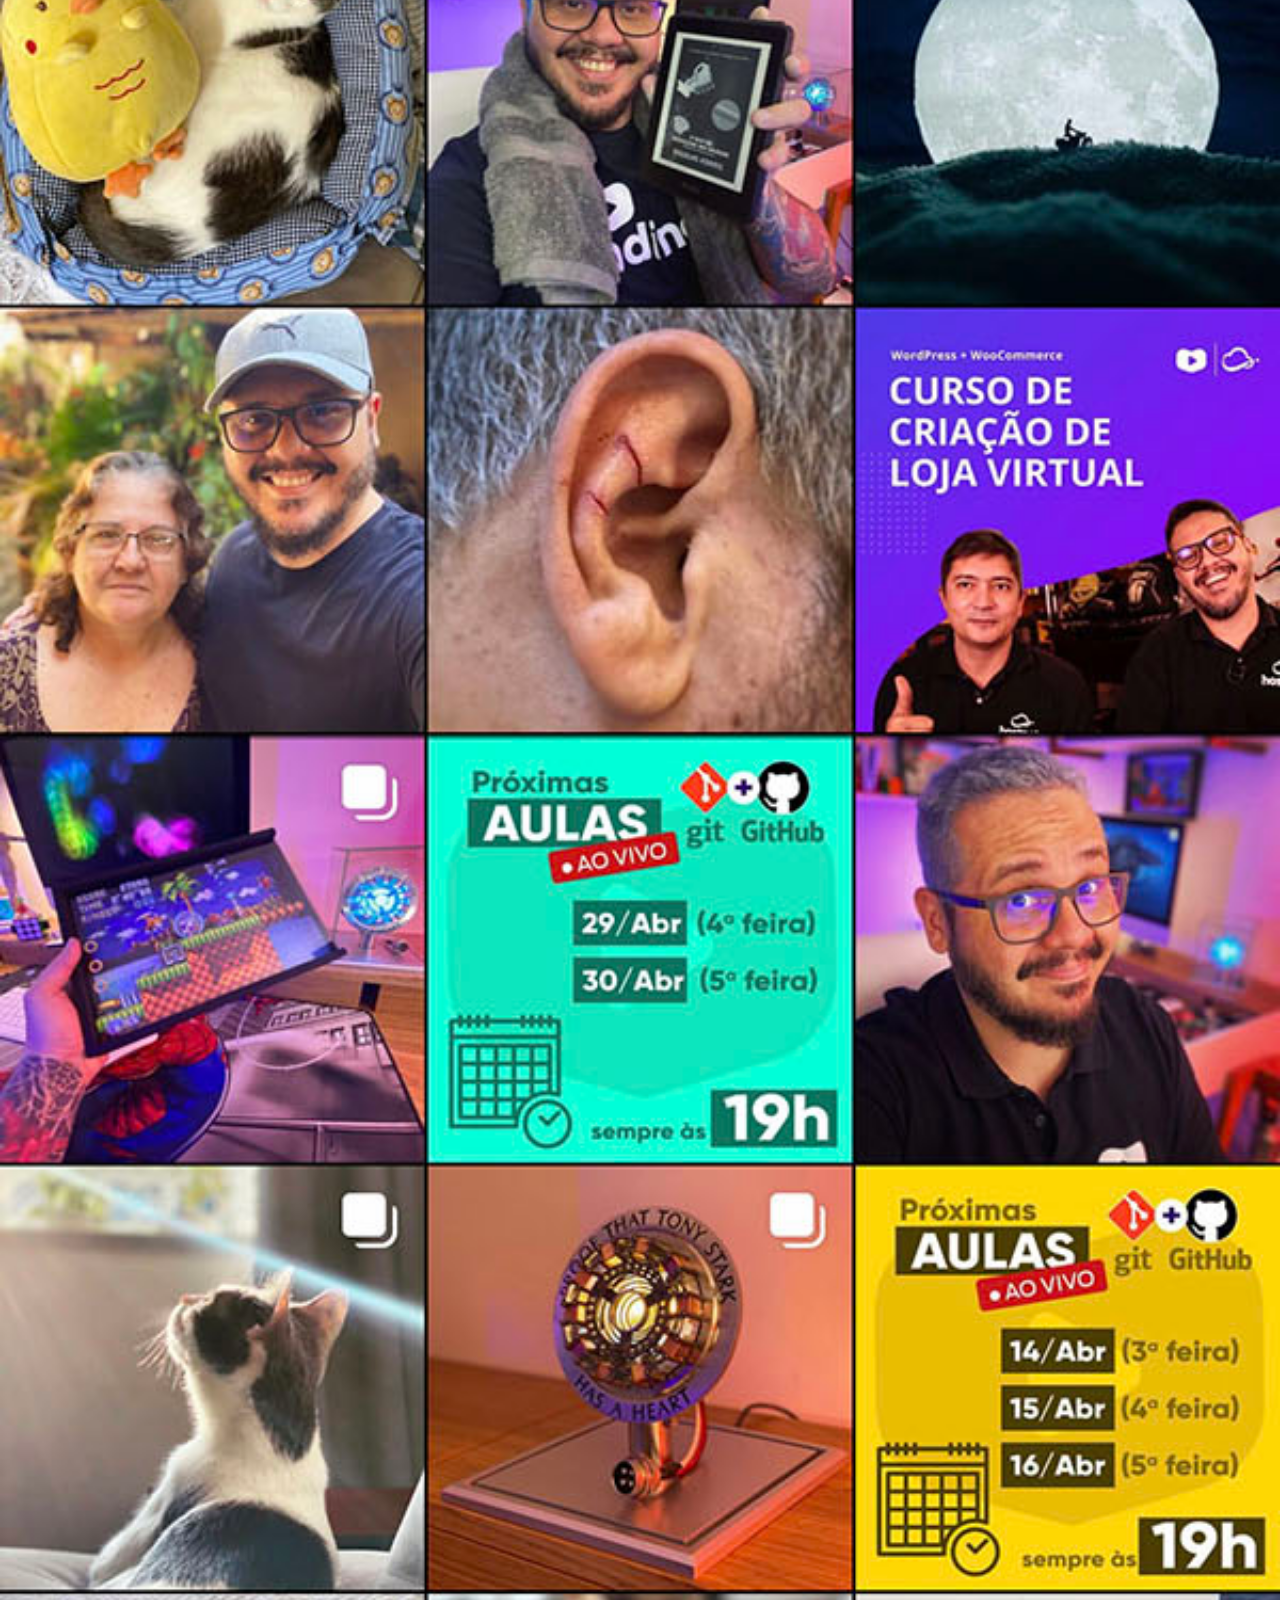
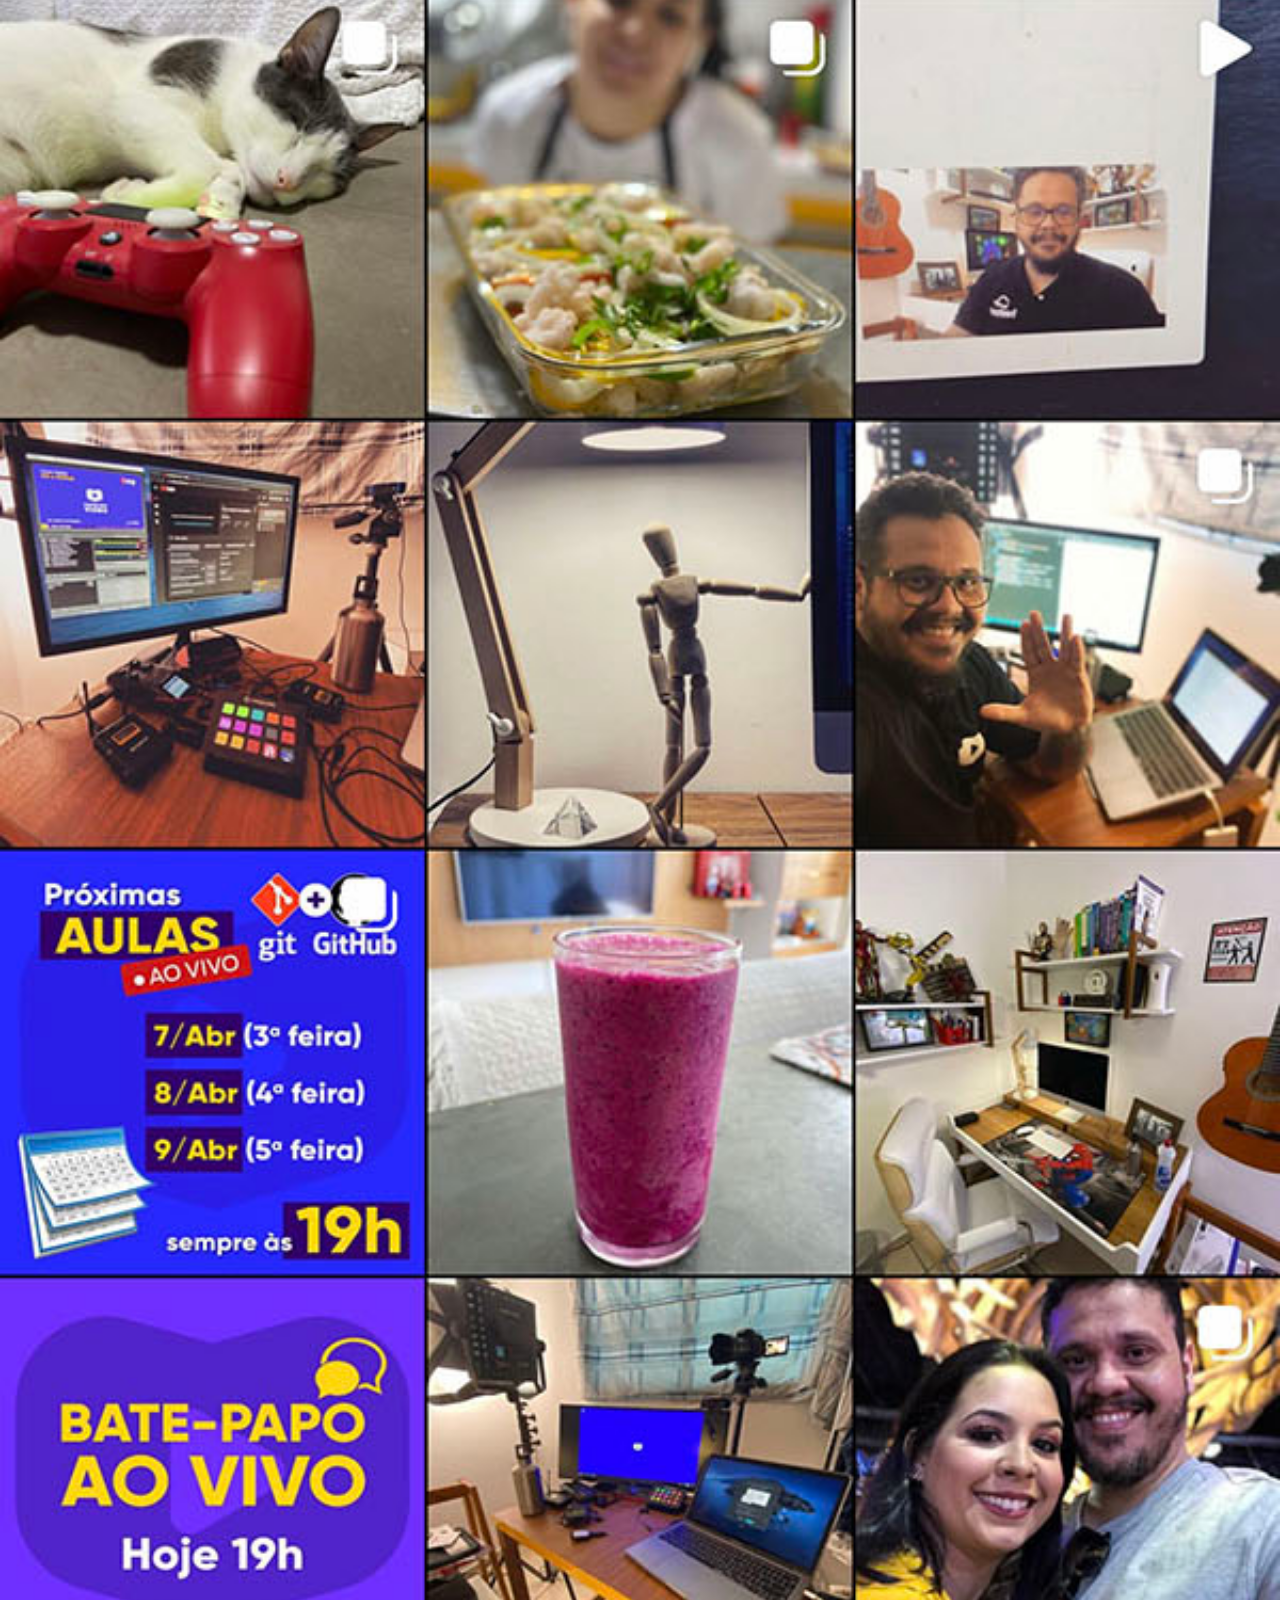
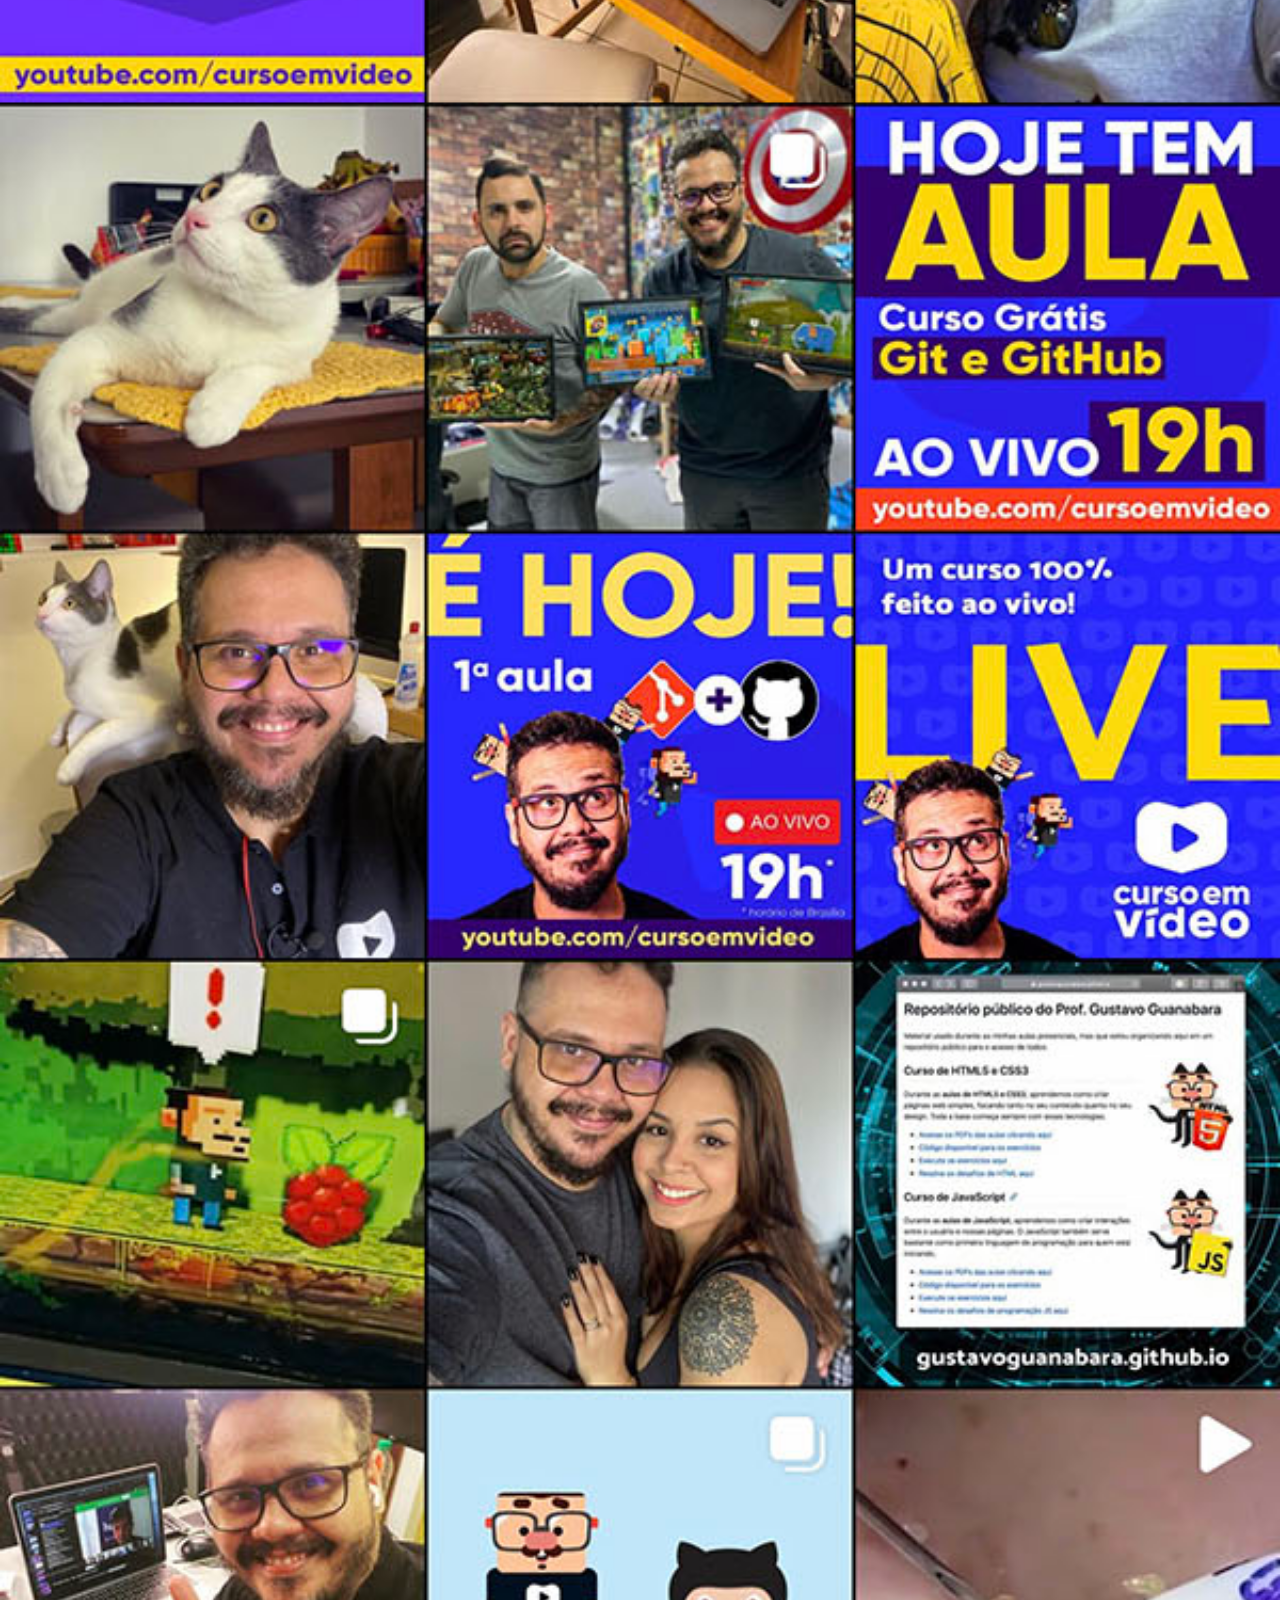
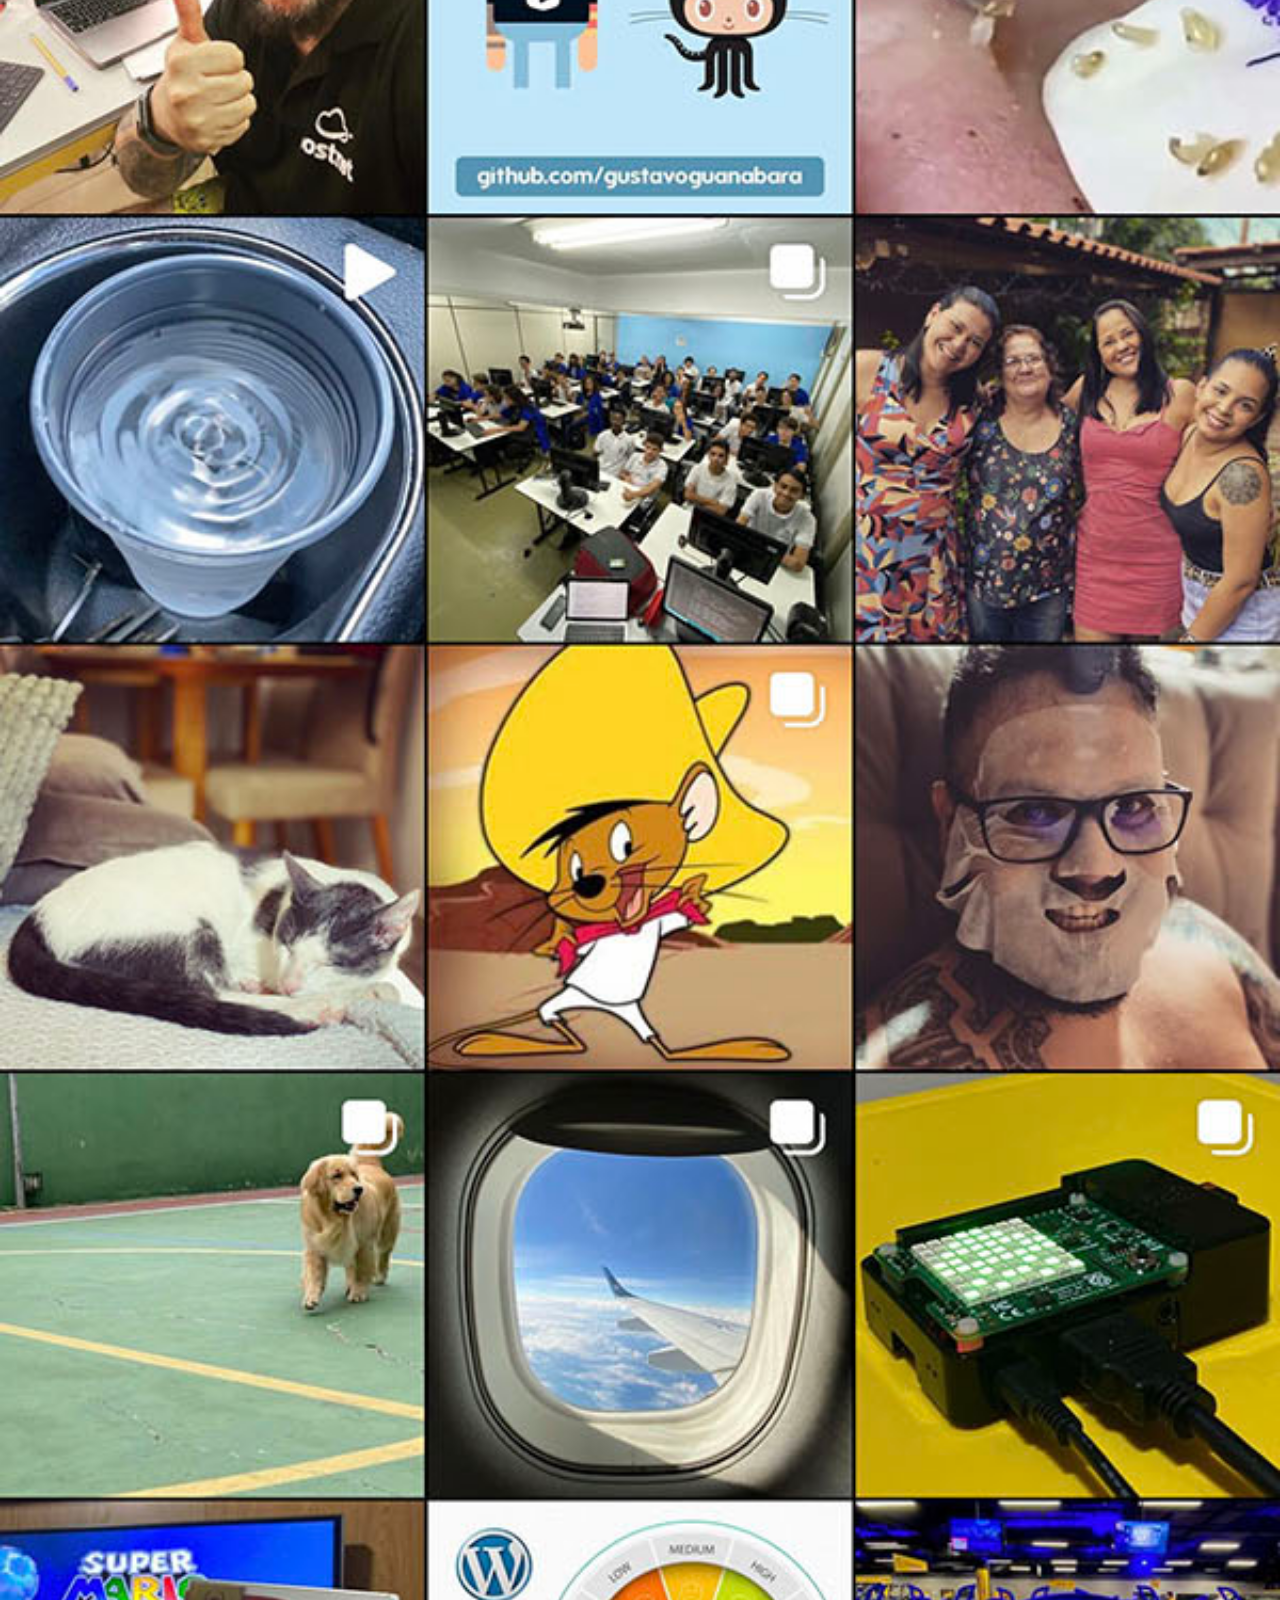
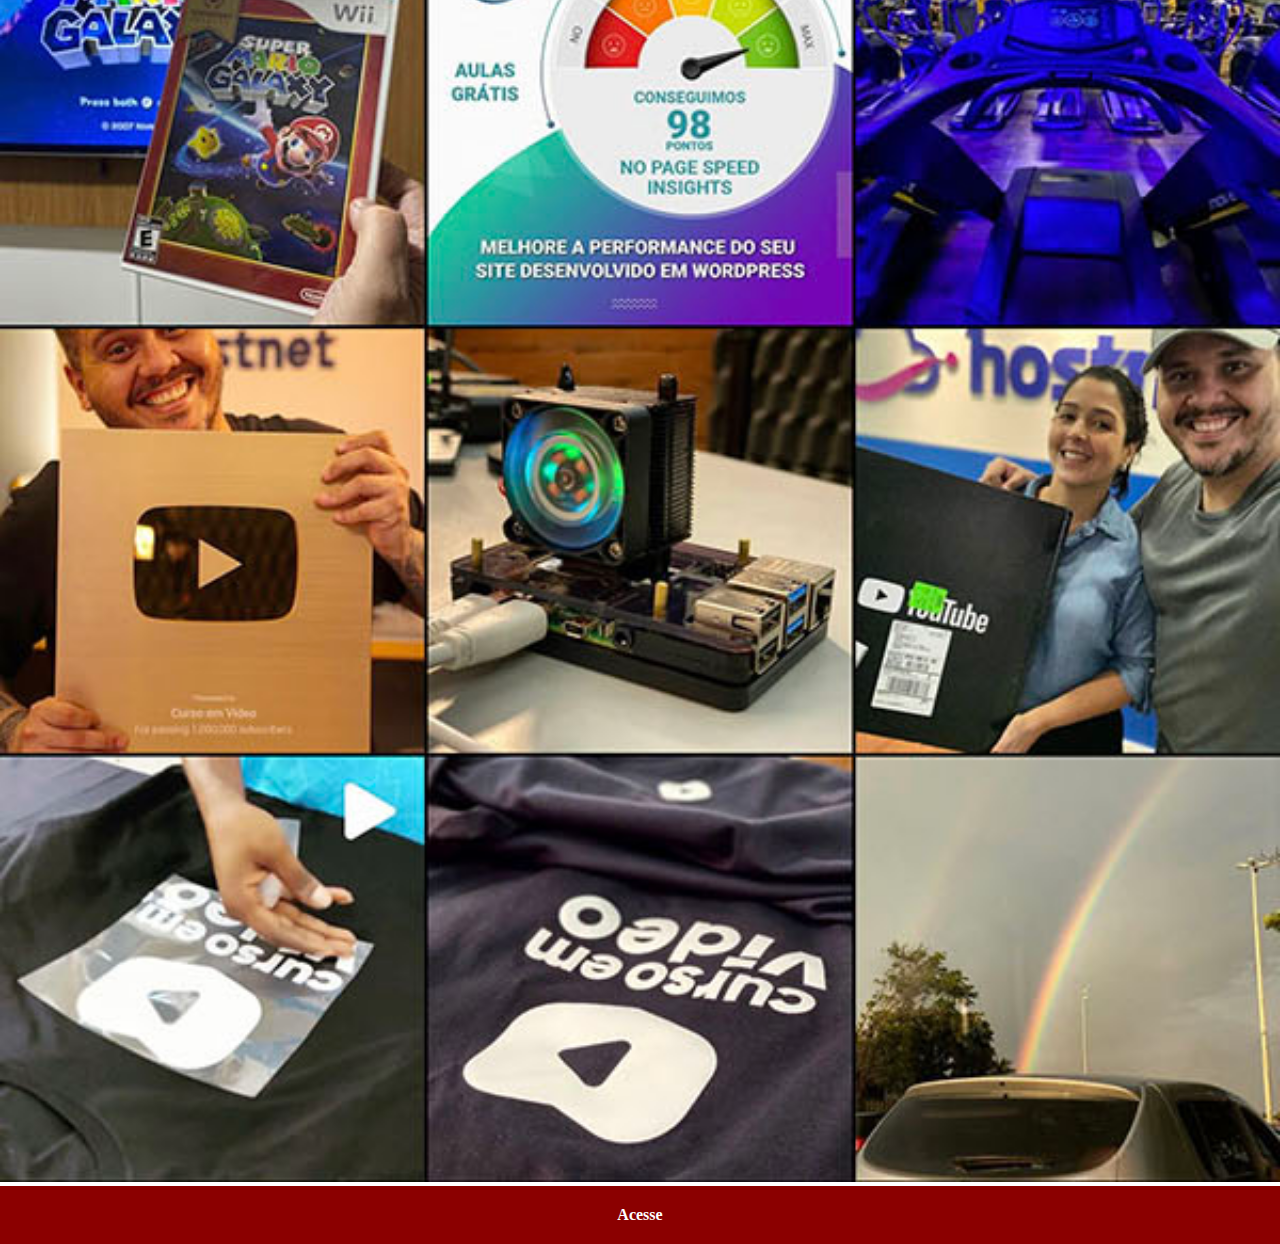
<file: instagram.html>
<!DOCTYPE html>
<html lang="pt-br">
<head>
    <meta charset="UTF-8">
    <meta name="viewport" content="width=device-width, initial-scale=1.0">
    <title>icone do celular</title>
   <link rel="stylesheet" href="estilos/social.css">
</head>
<body>
    <main>
        <img src="imagens/tela-instagram.jpg" alt="">
        <p><a href="https://www.instagram.com/cursoemvideo/" target="_blank">Acesse</a></p>
    </main>
</body>
</html>
</file>
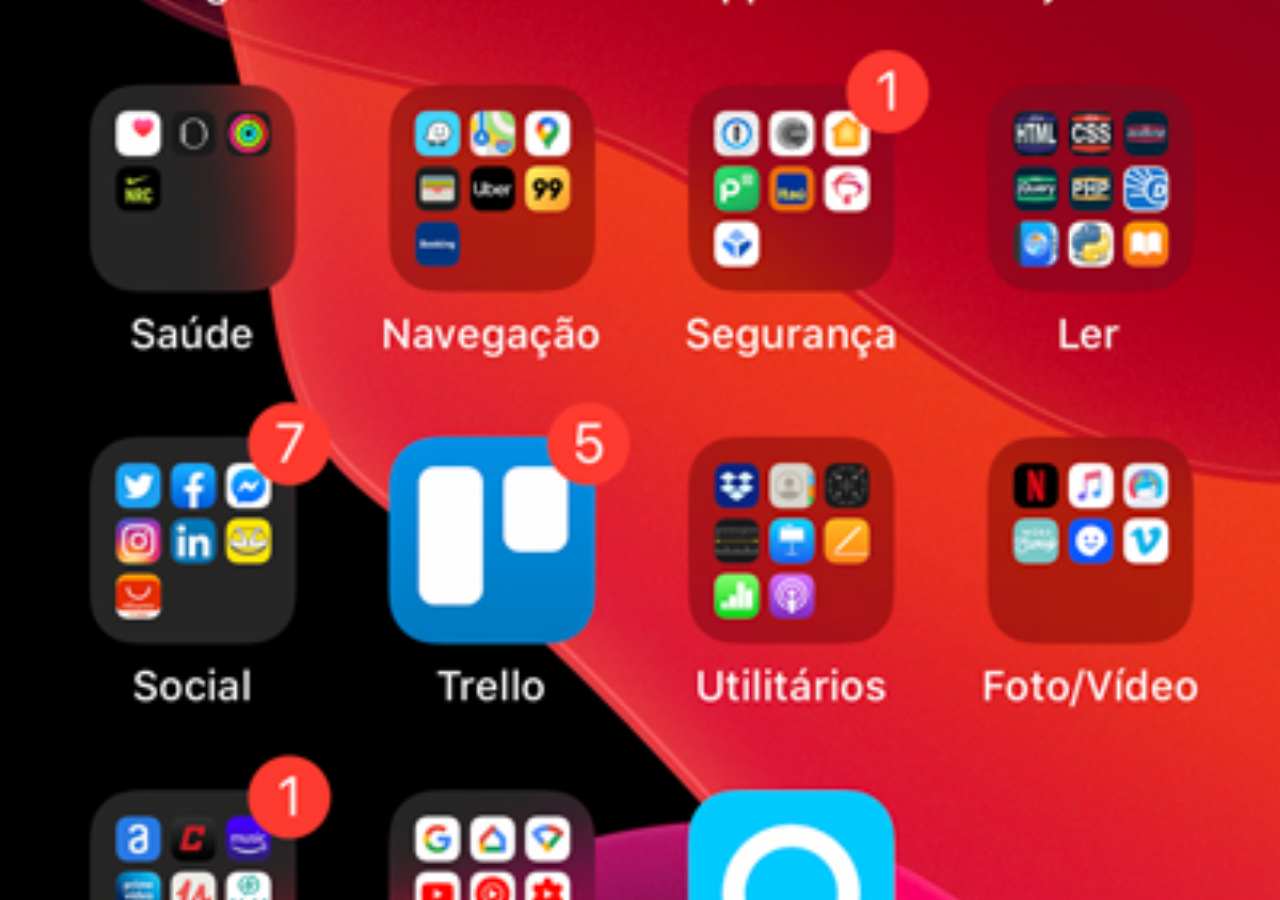
<file: pagiconecel.html>
<!DOCTYPE html>
<html lang="pt-br">
<head>
    <meta charset="UTF-8">
    <meta name="viewport" content="width=device-width, initial-scale=1.0">
    <title>icone do celular</title>
    <style>
        *{
            margin: 0;
            padding: 0;
        }
        body {
               width: 100vw;
               height: 100vh;
               background: url(imagens/tela-home.jpg);
               background-repeat: no-repeat;
               background-position: center;
               background-size: cover;
            }
    </style>

</head>
<body>
</body>
</html>
</file>
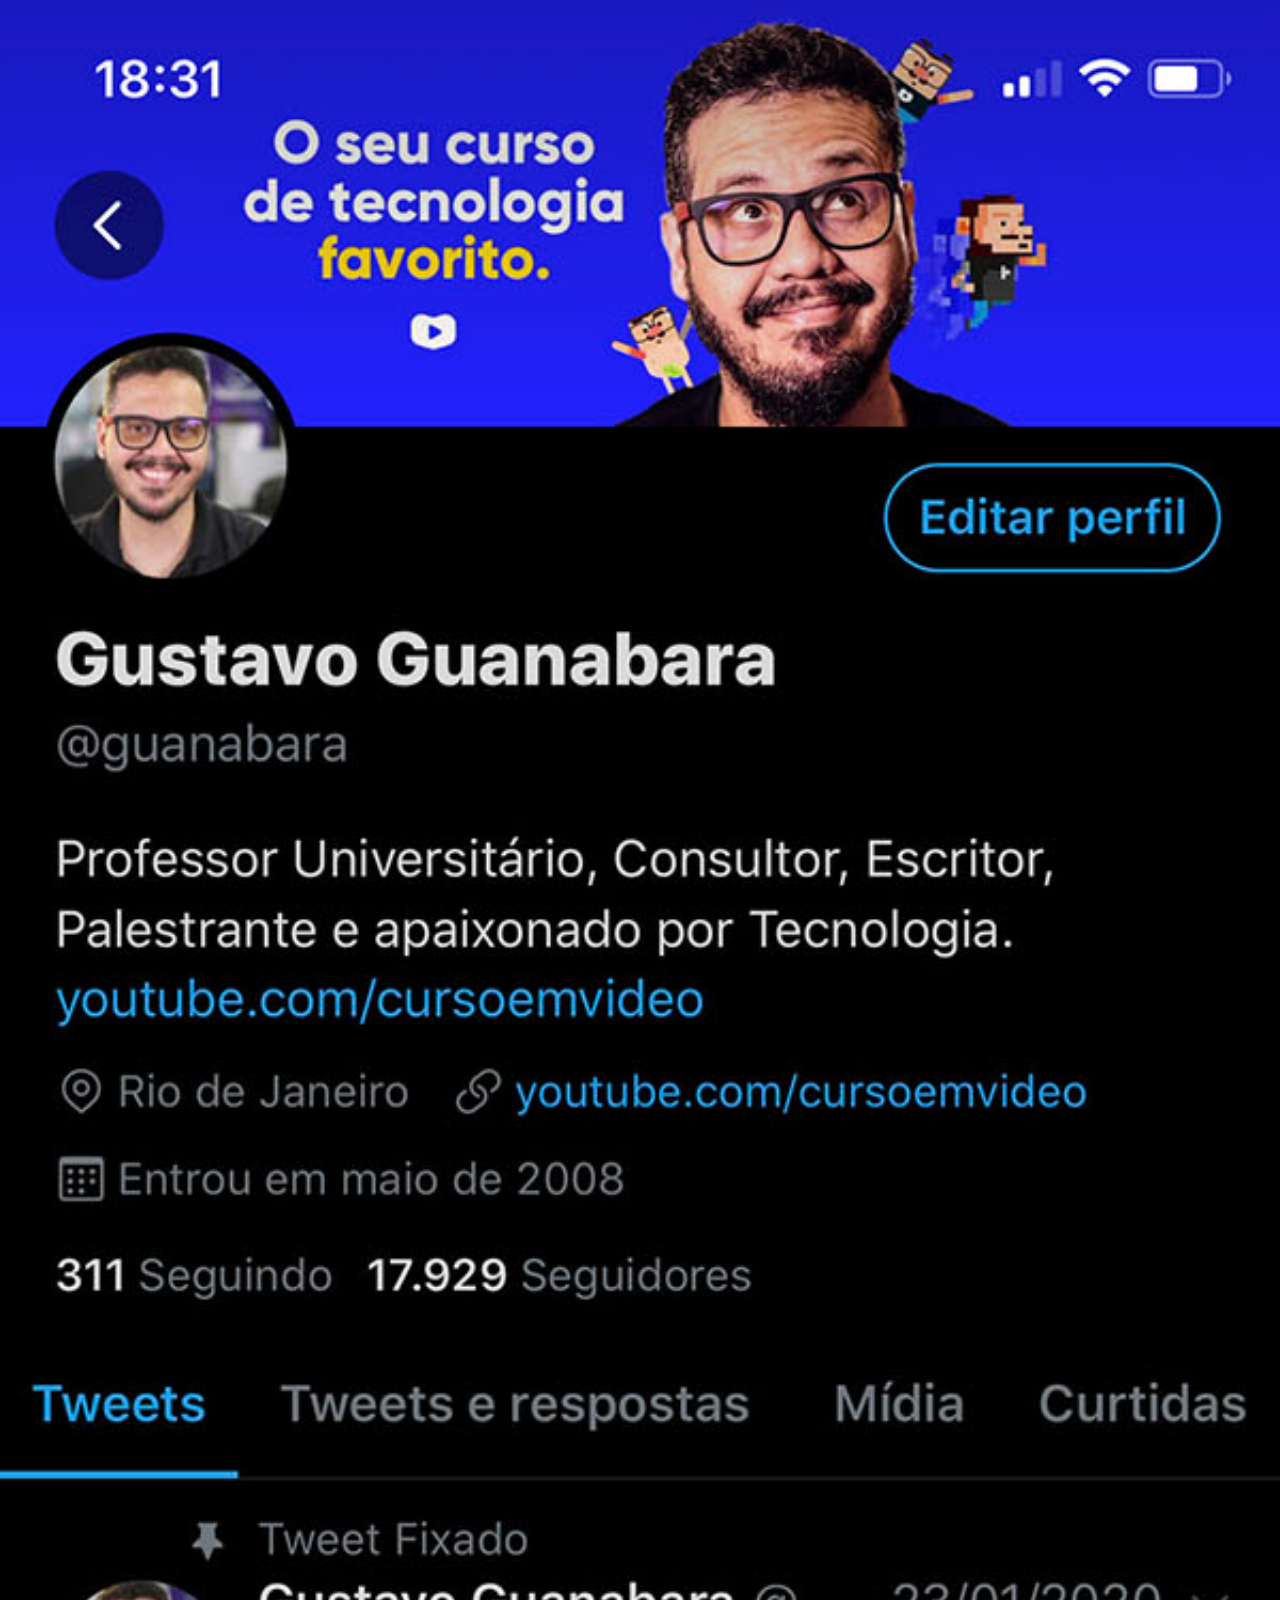
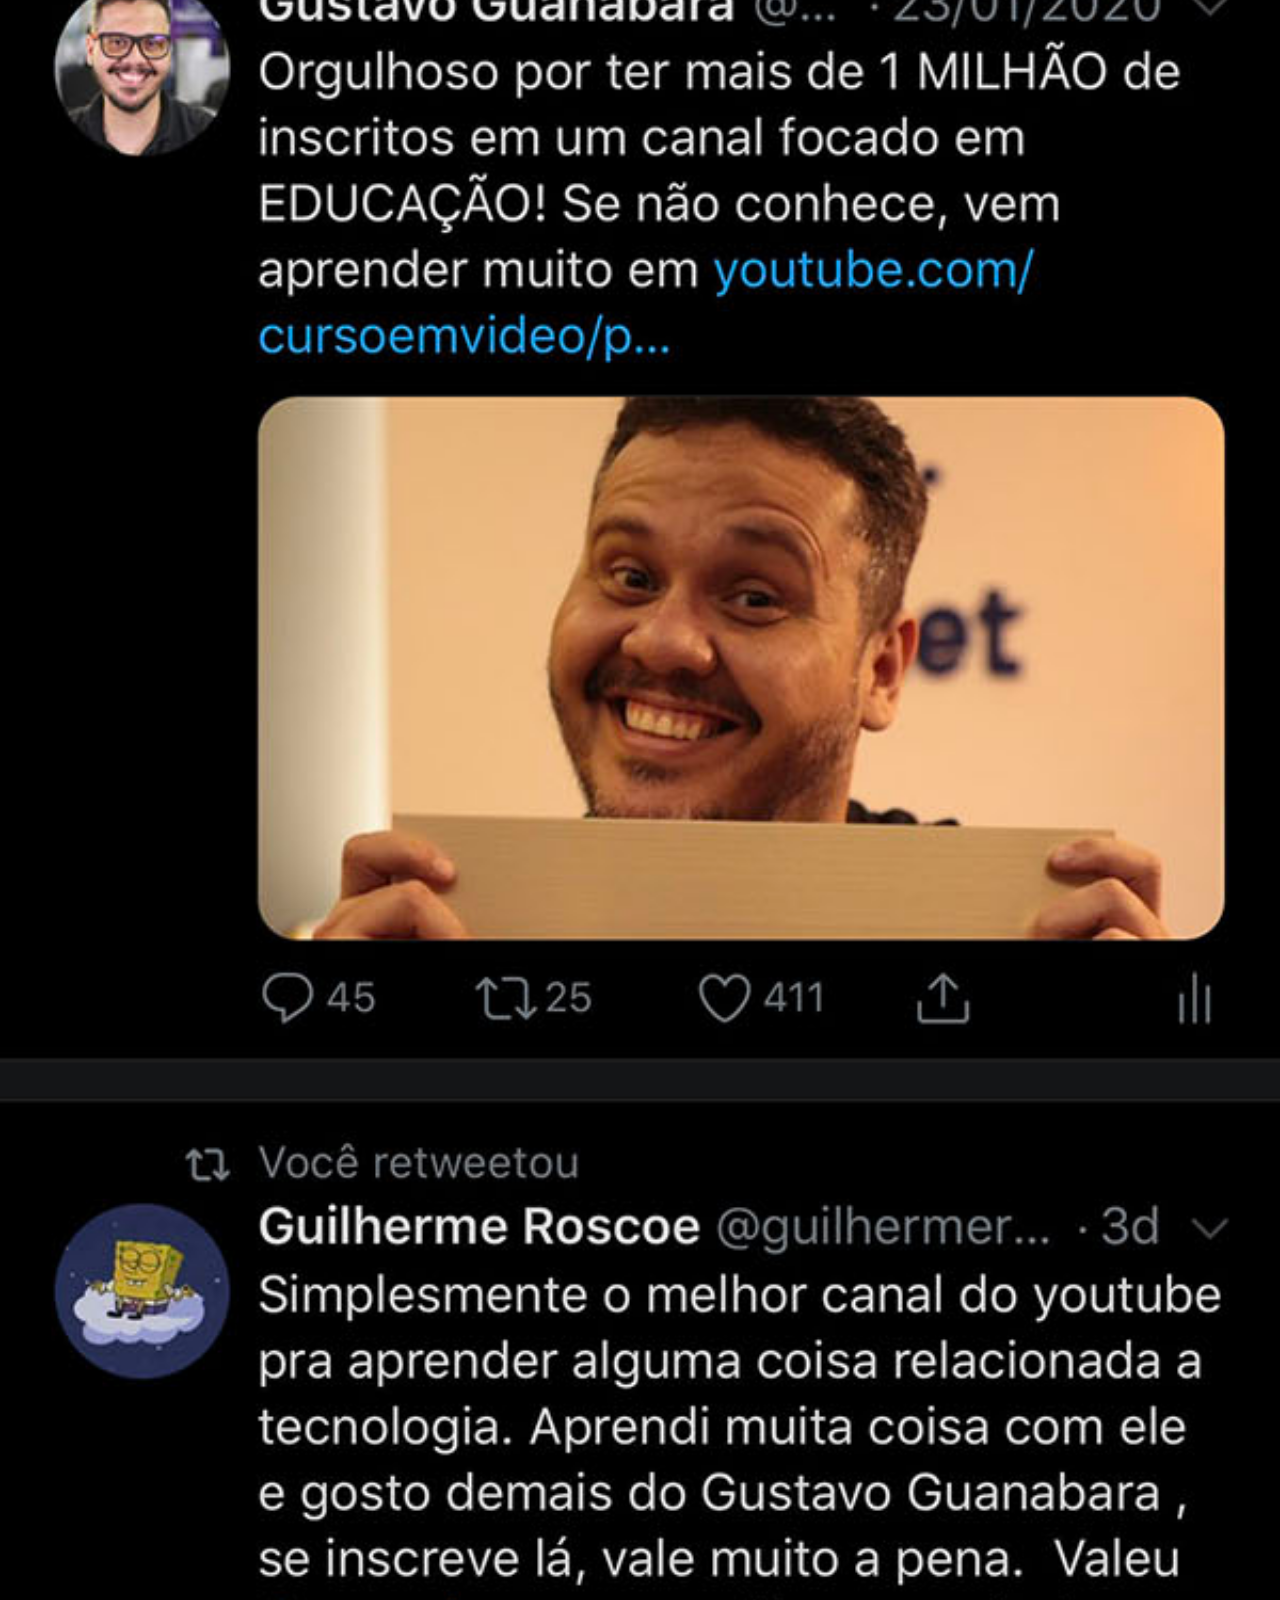
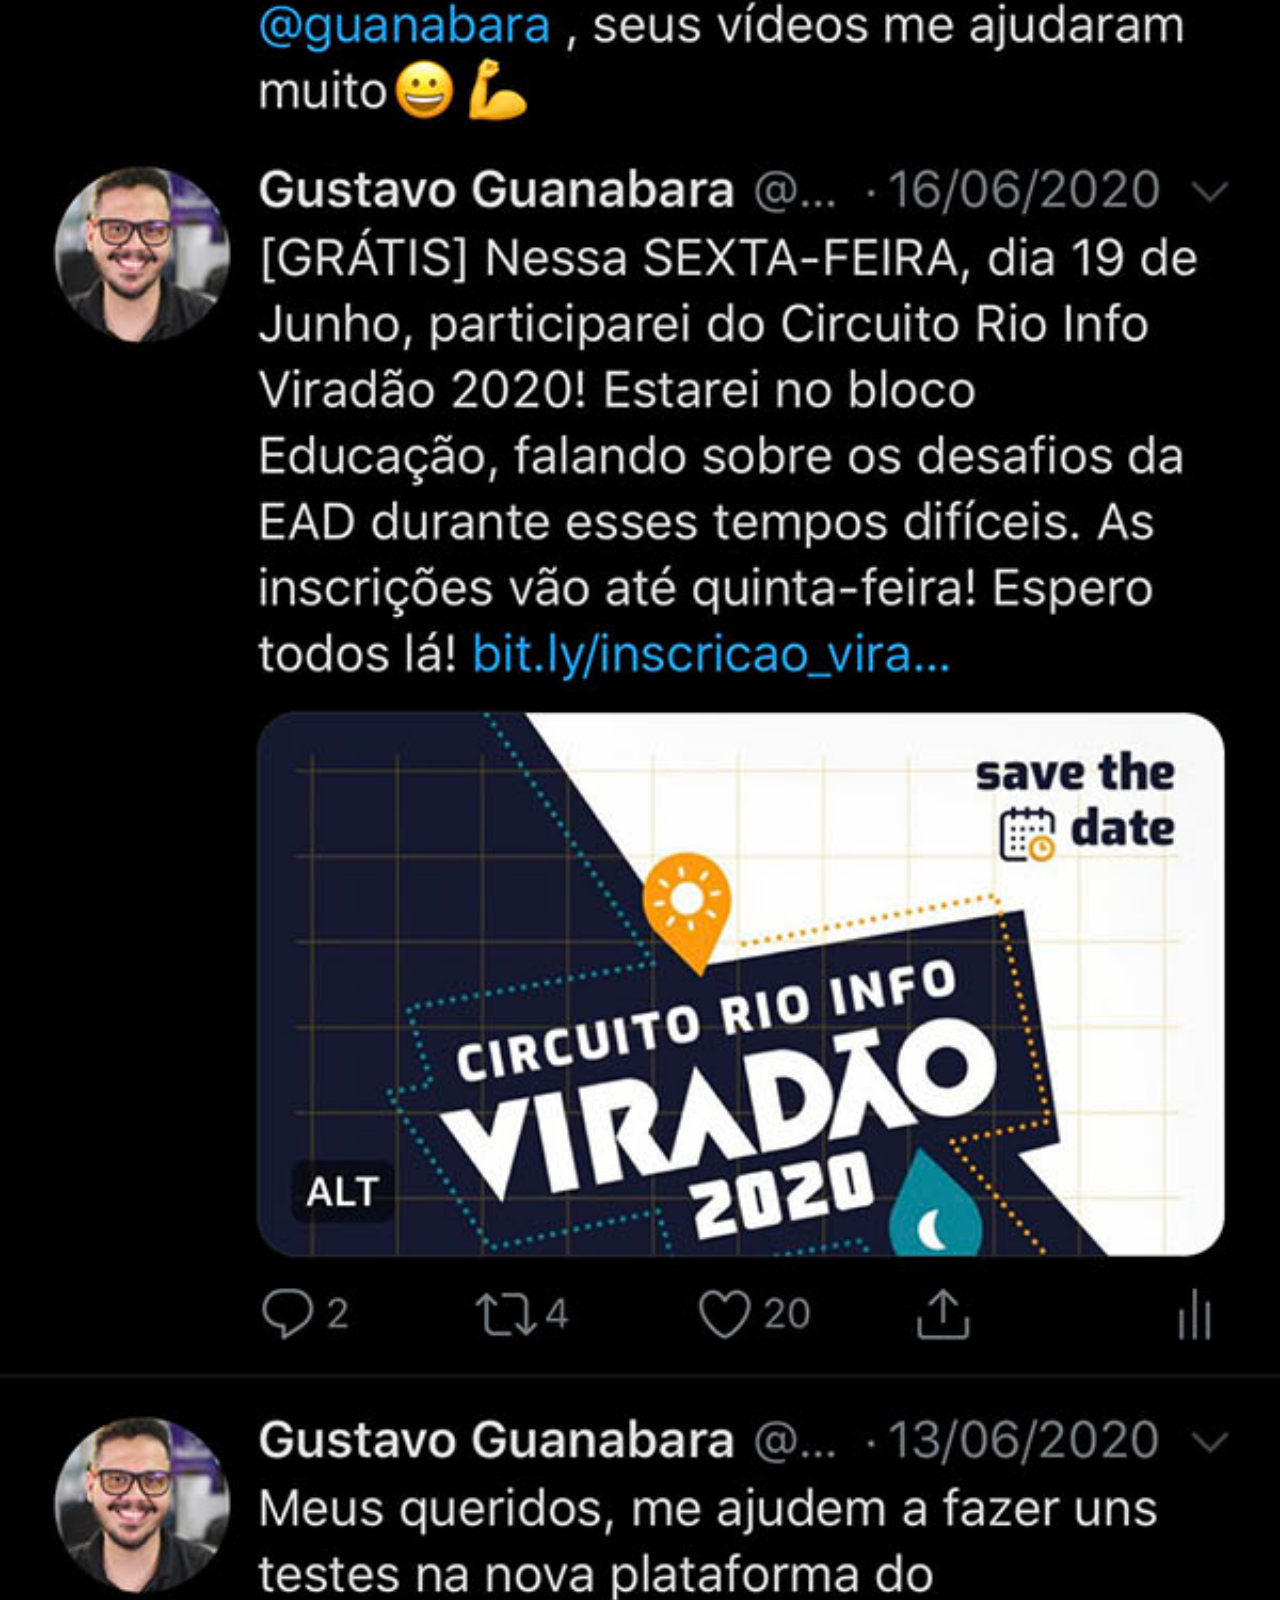
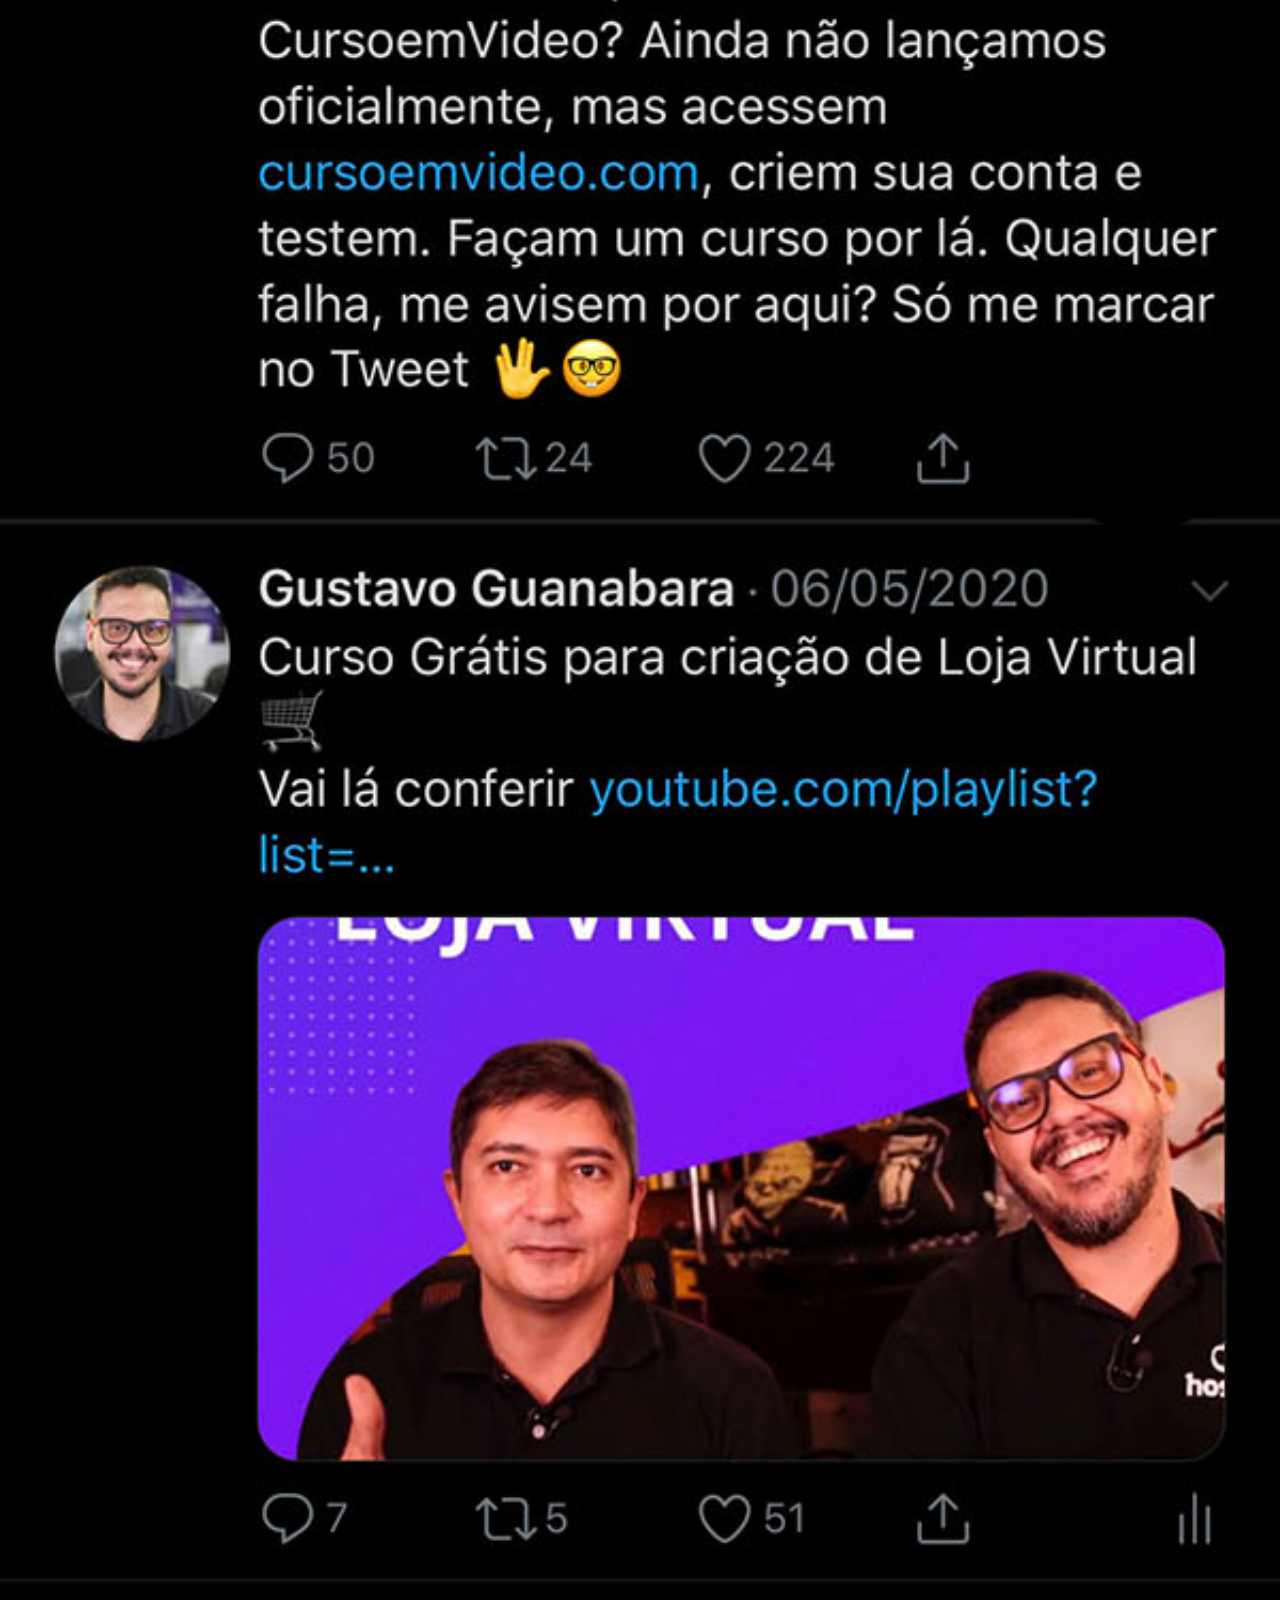
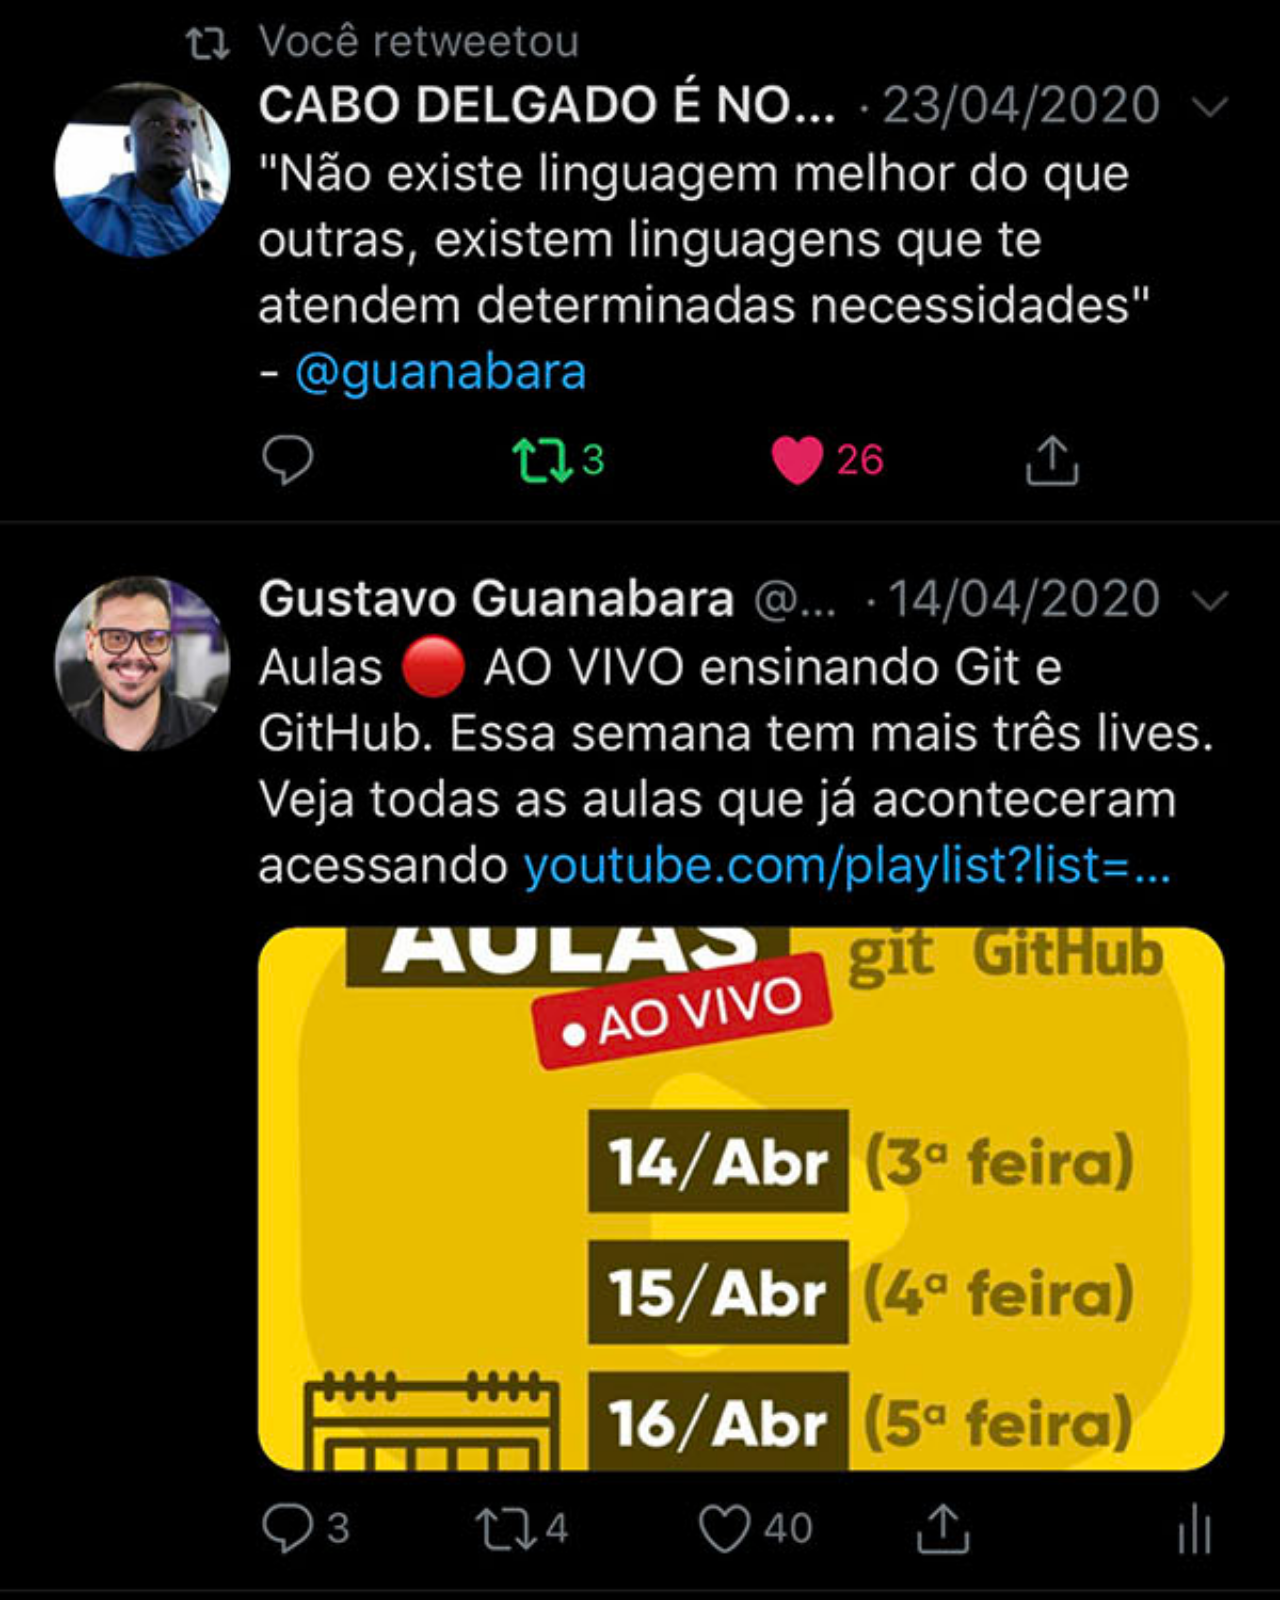
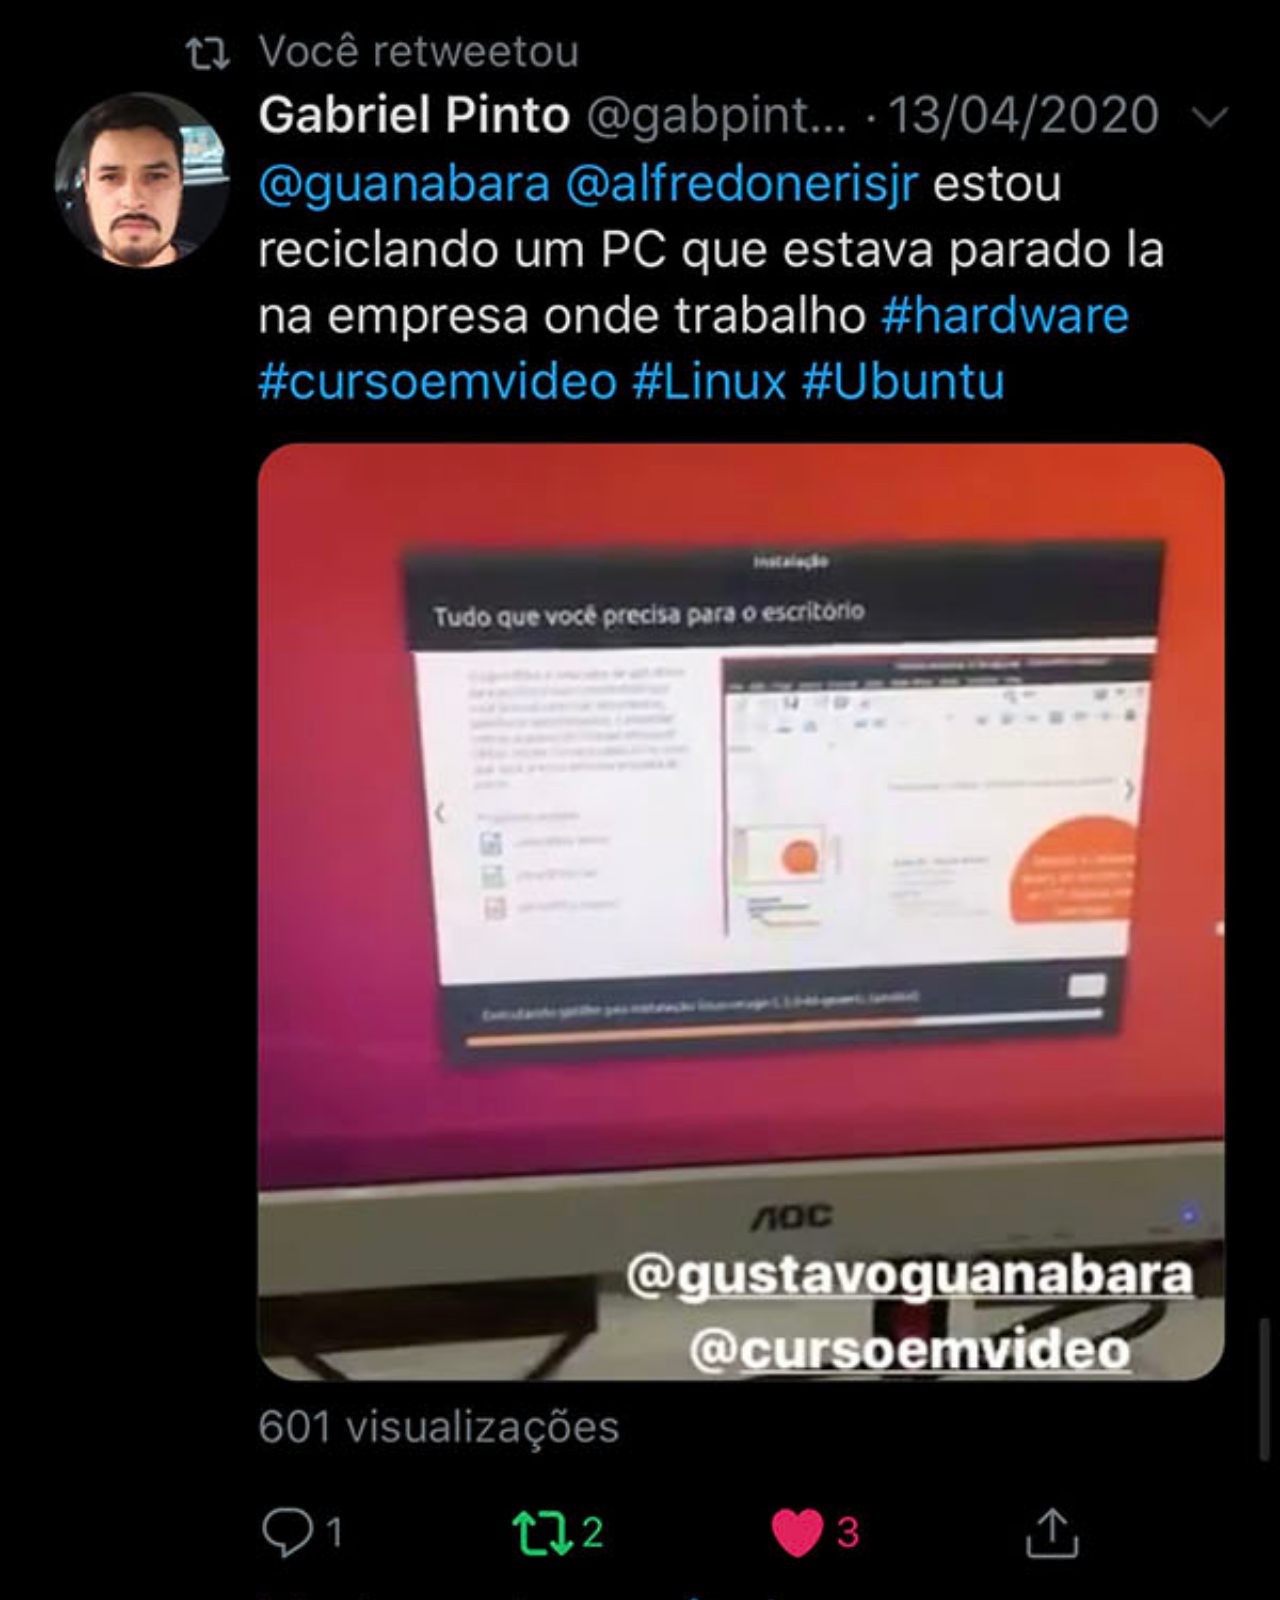
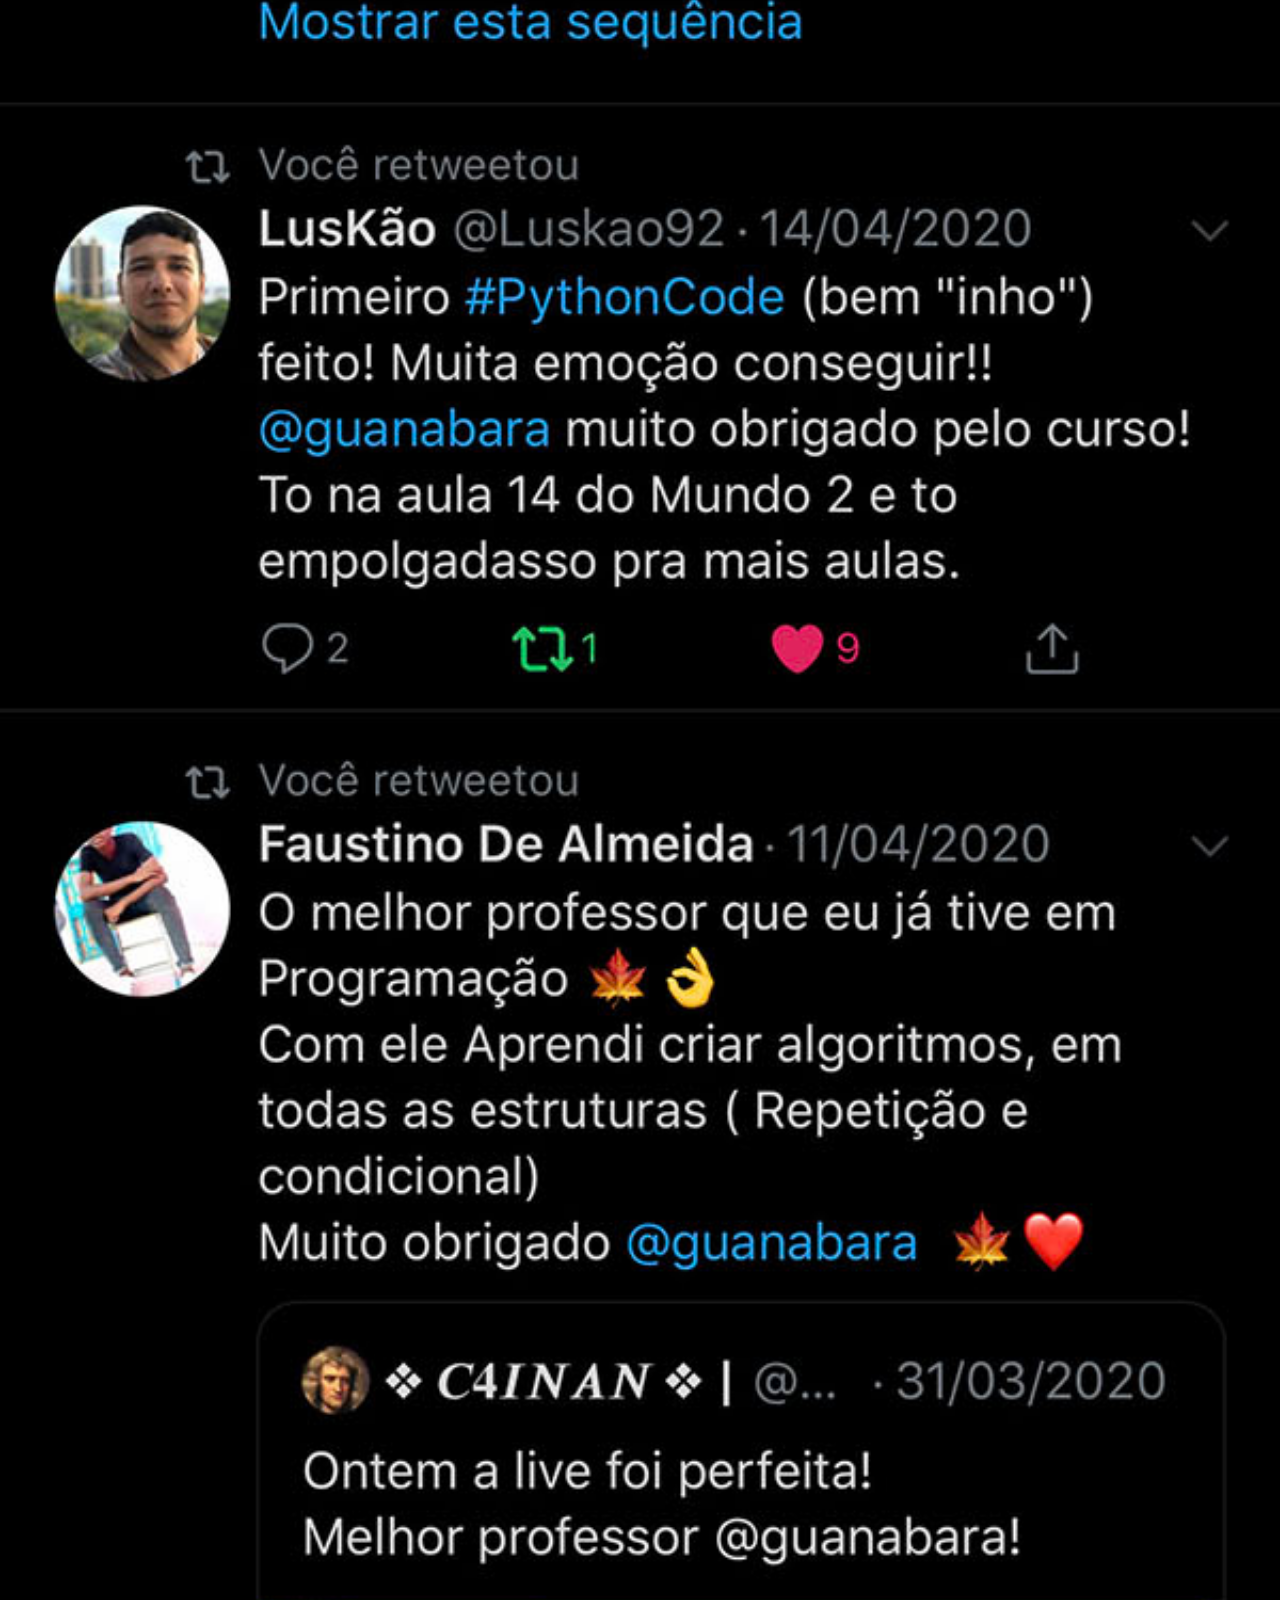
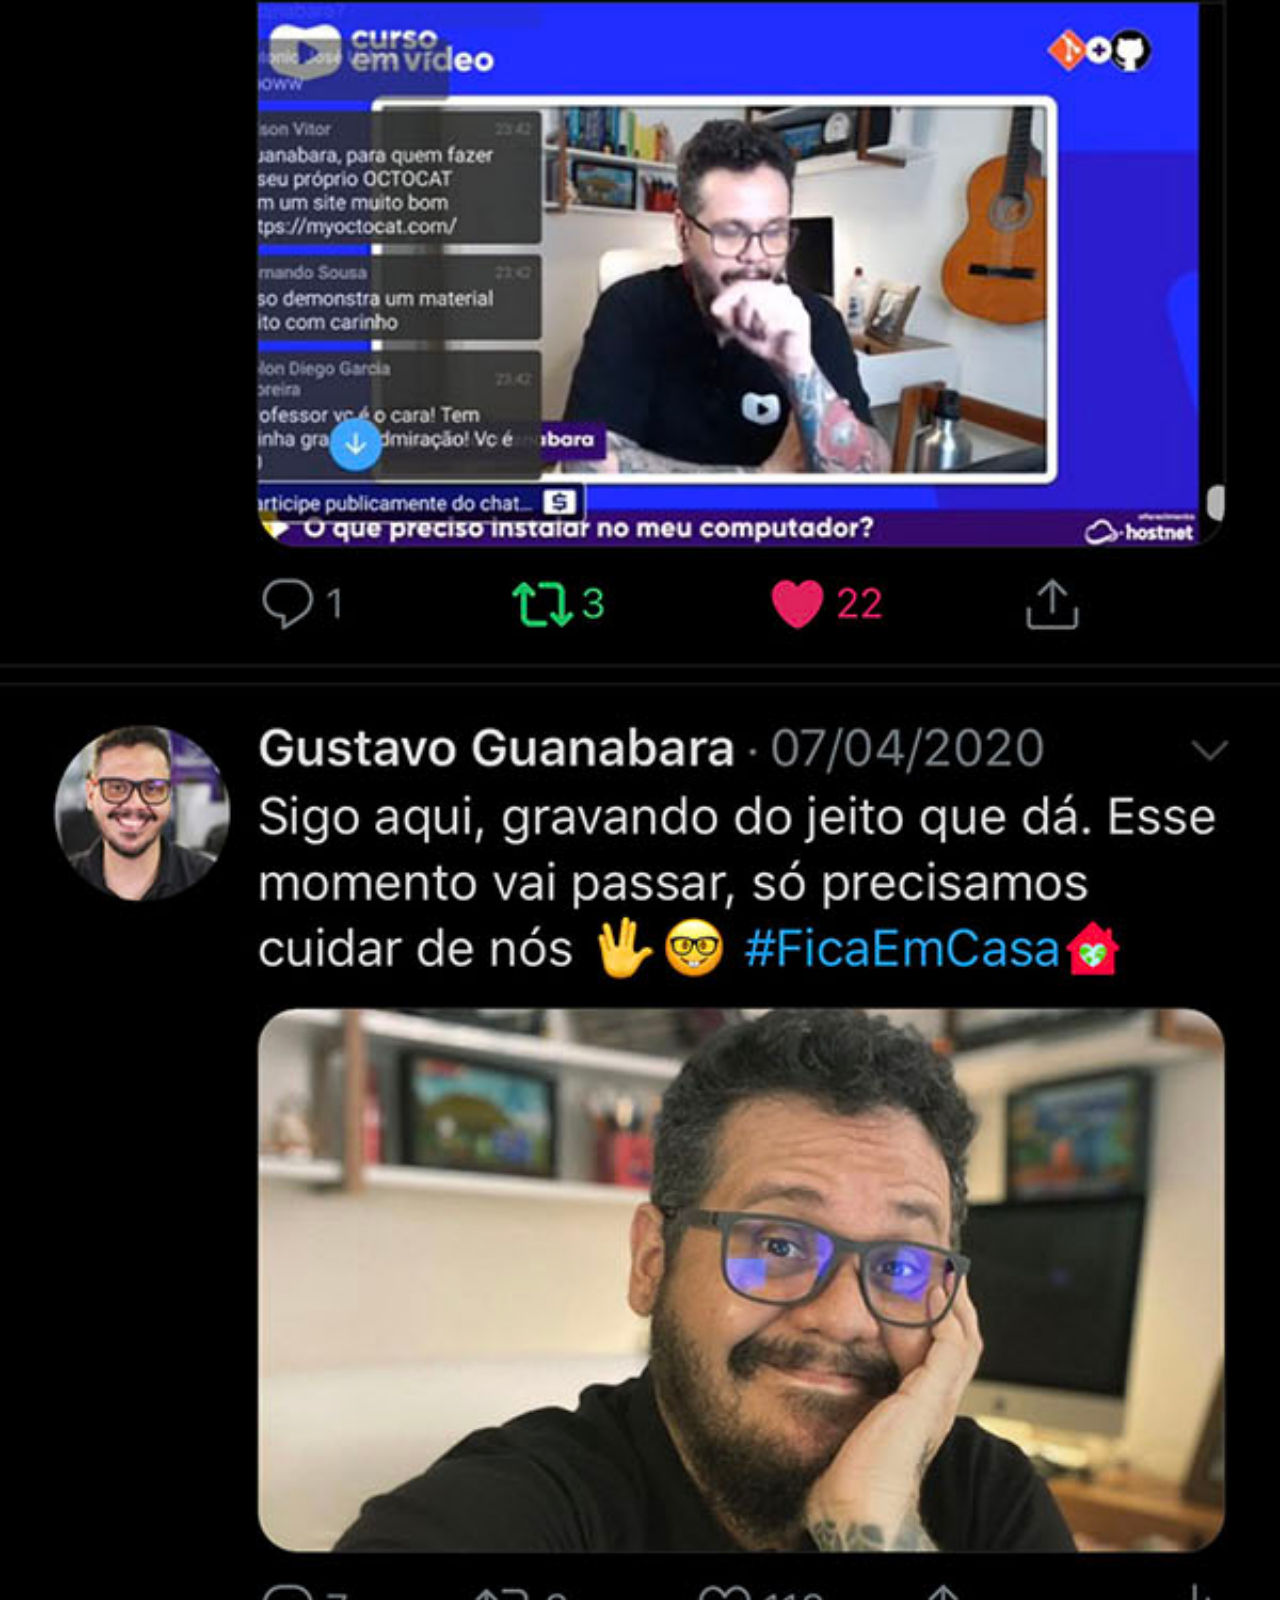
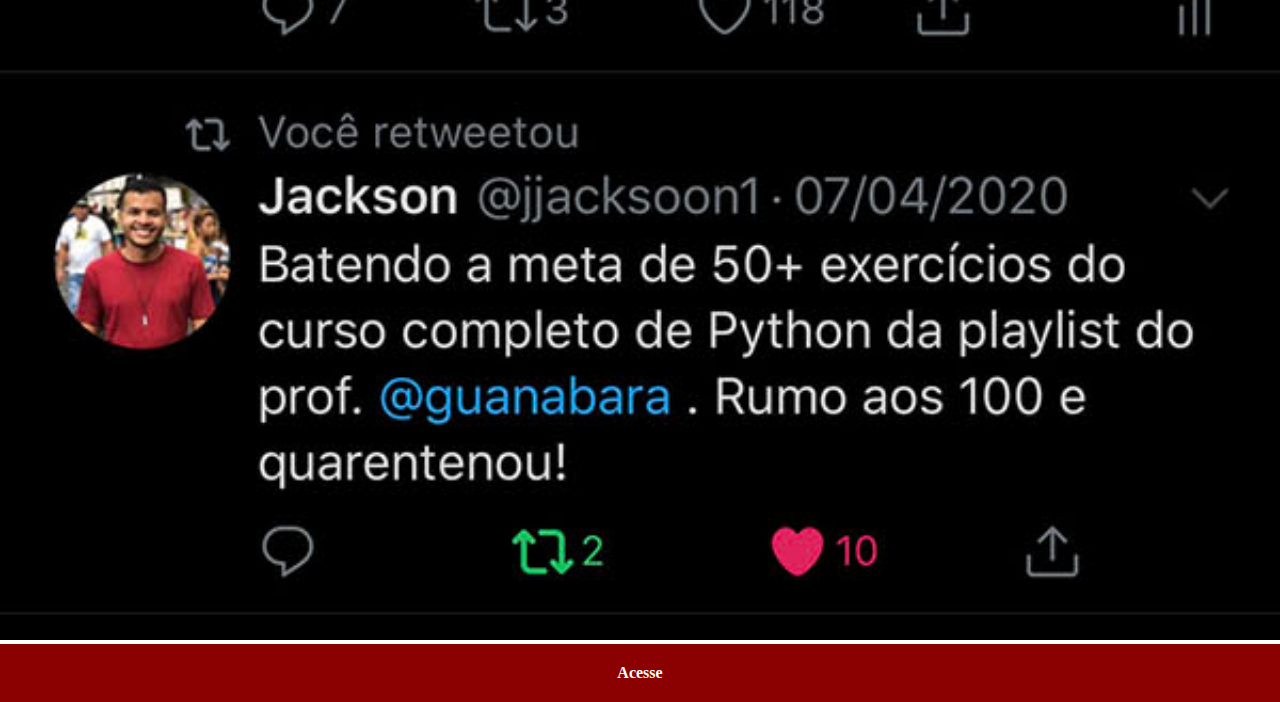
<file: pagtwitter.html>
<!DOCTYPE html>
<html lang="pt-br">
<head>
    <meta charset="UTF-8">
    <meta name="viewport" content="width=device-width, initial-scale=1.0">
    <title>icone do celular</title>
    <link rel="stylesheet" href="estilos/social.css">
</head>
<body>
    <main><img src="imagens/tela-twitter.jpg" alt="">
    <p><a href="https://x.com/cursosemvideo" target="_blank">Acesse</a></p>
    </main>
</body>
</html>
</file>
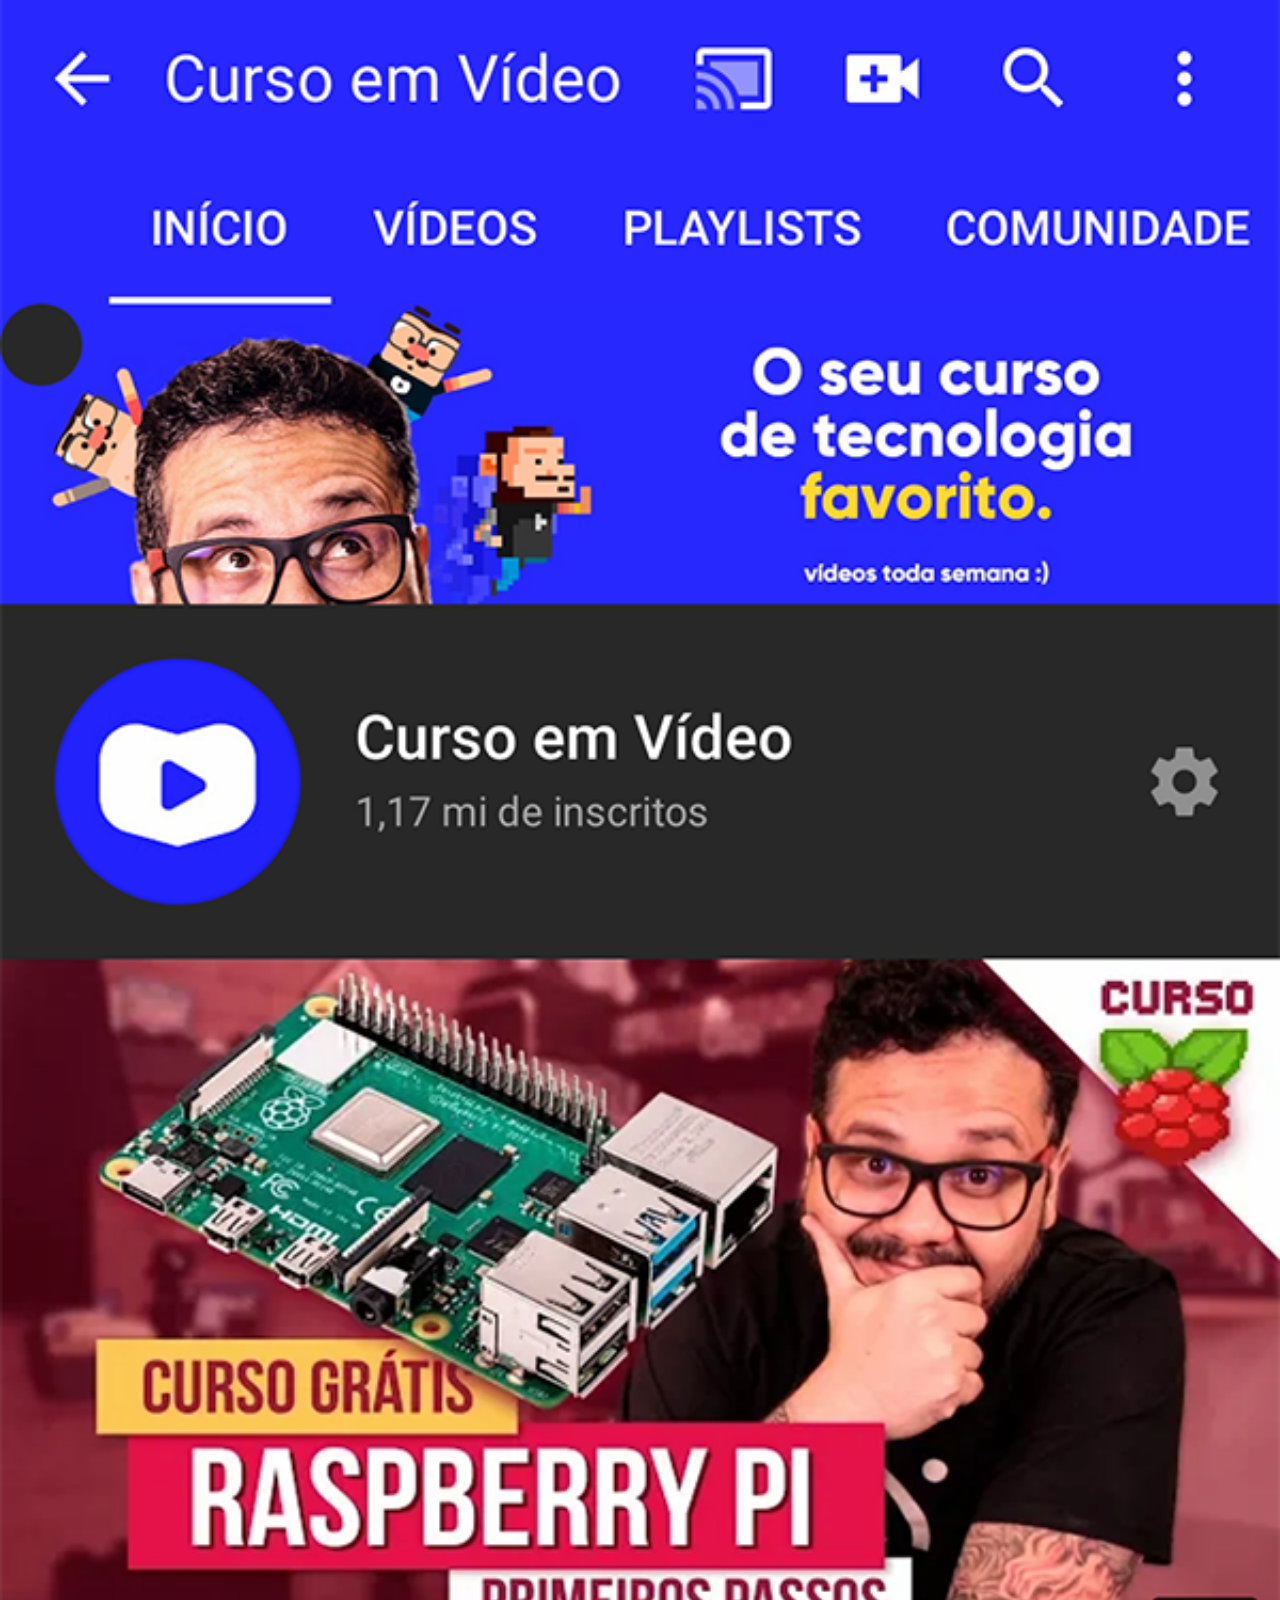
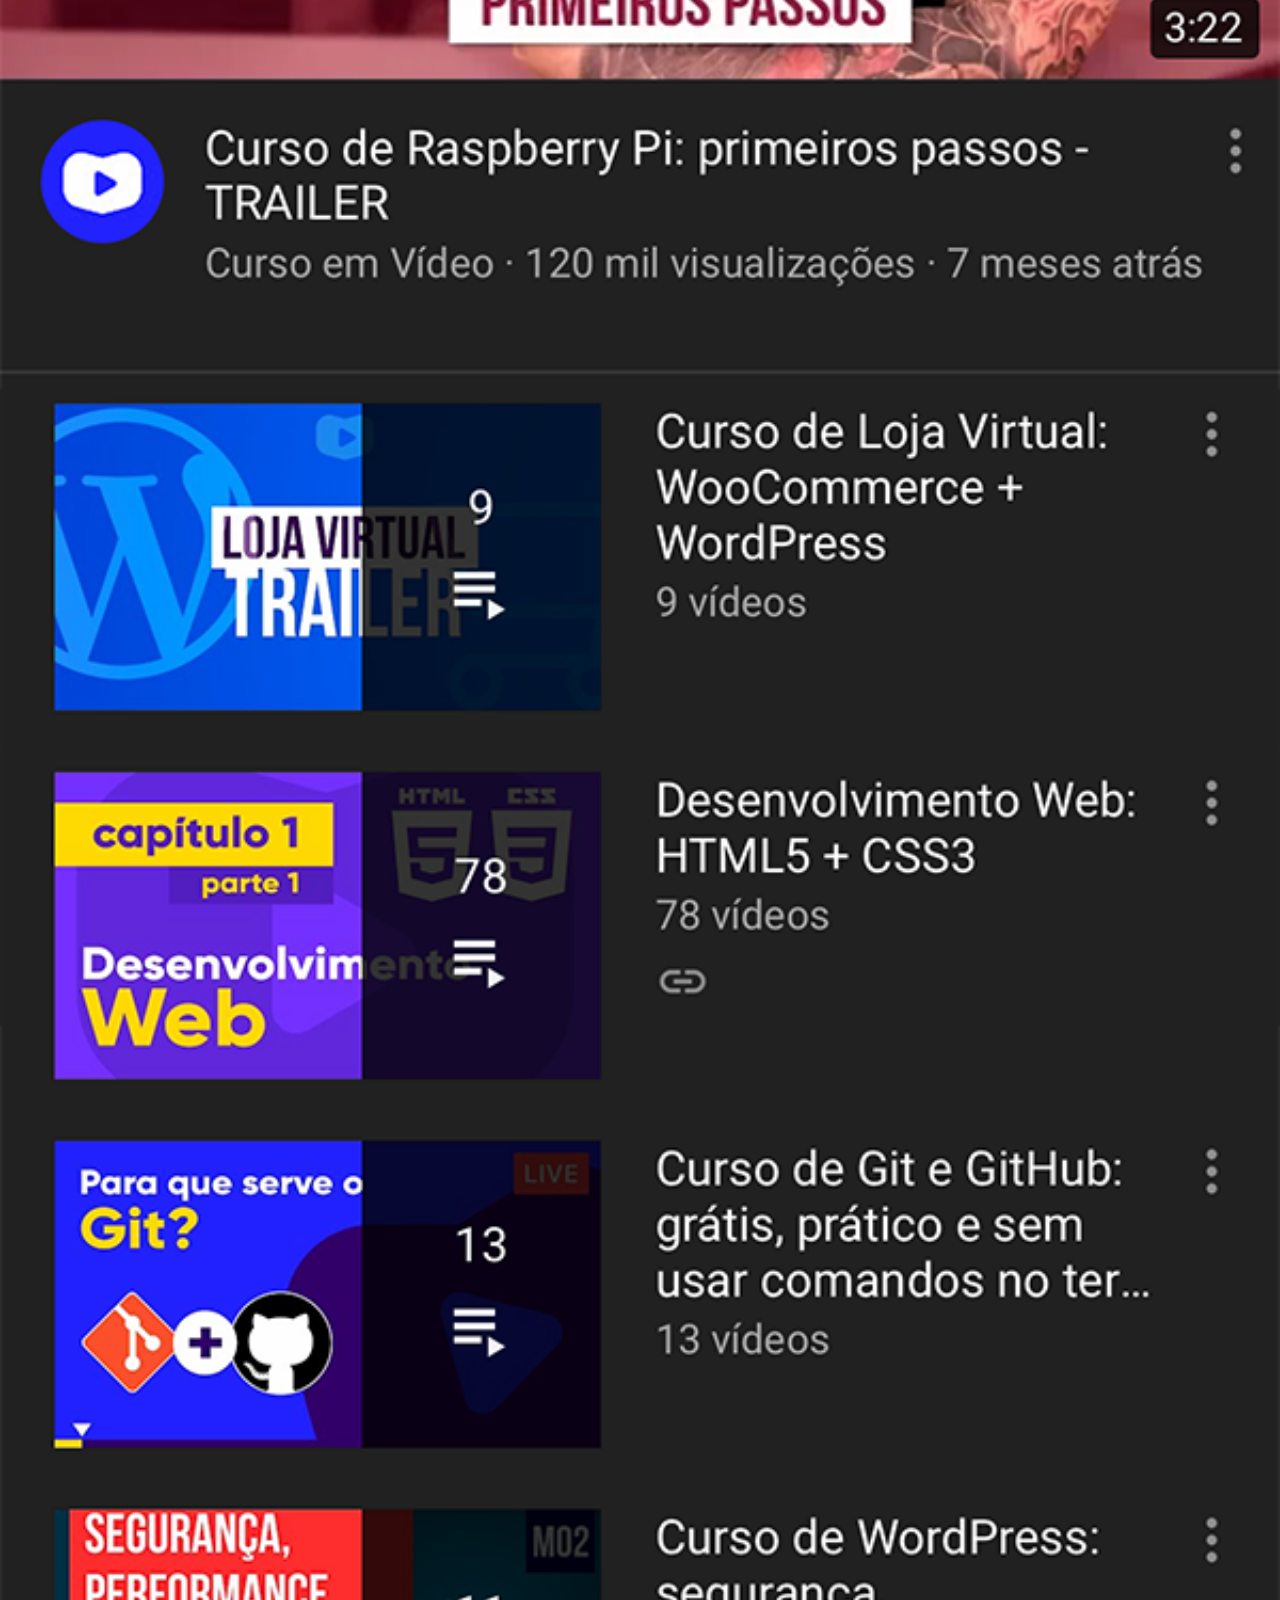
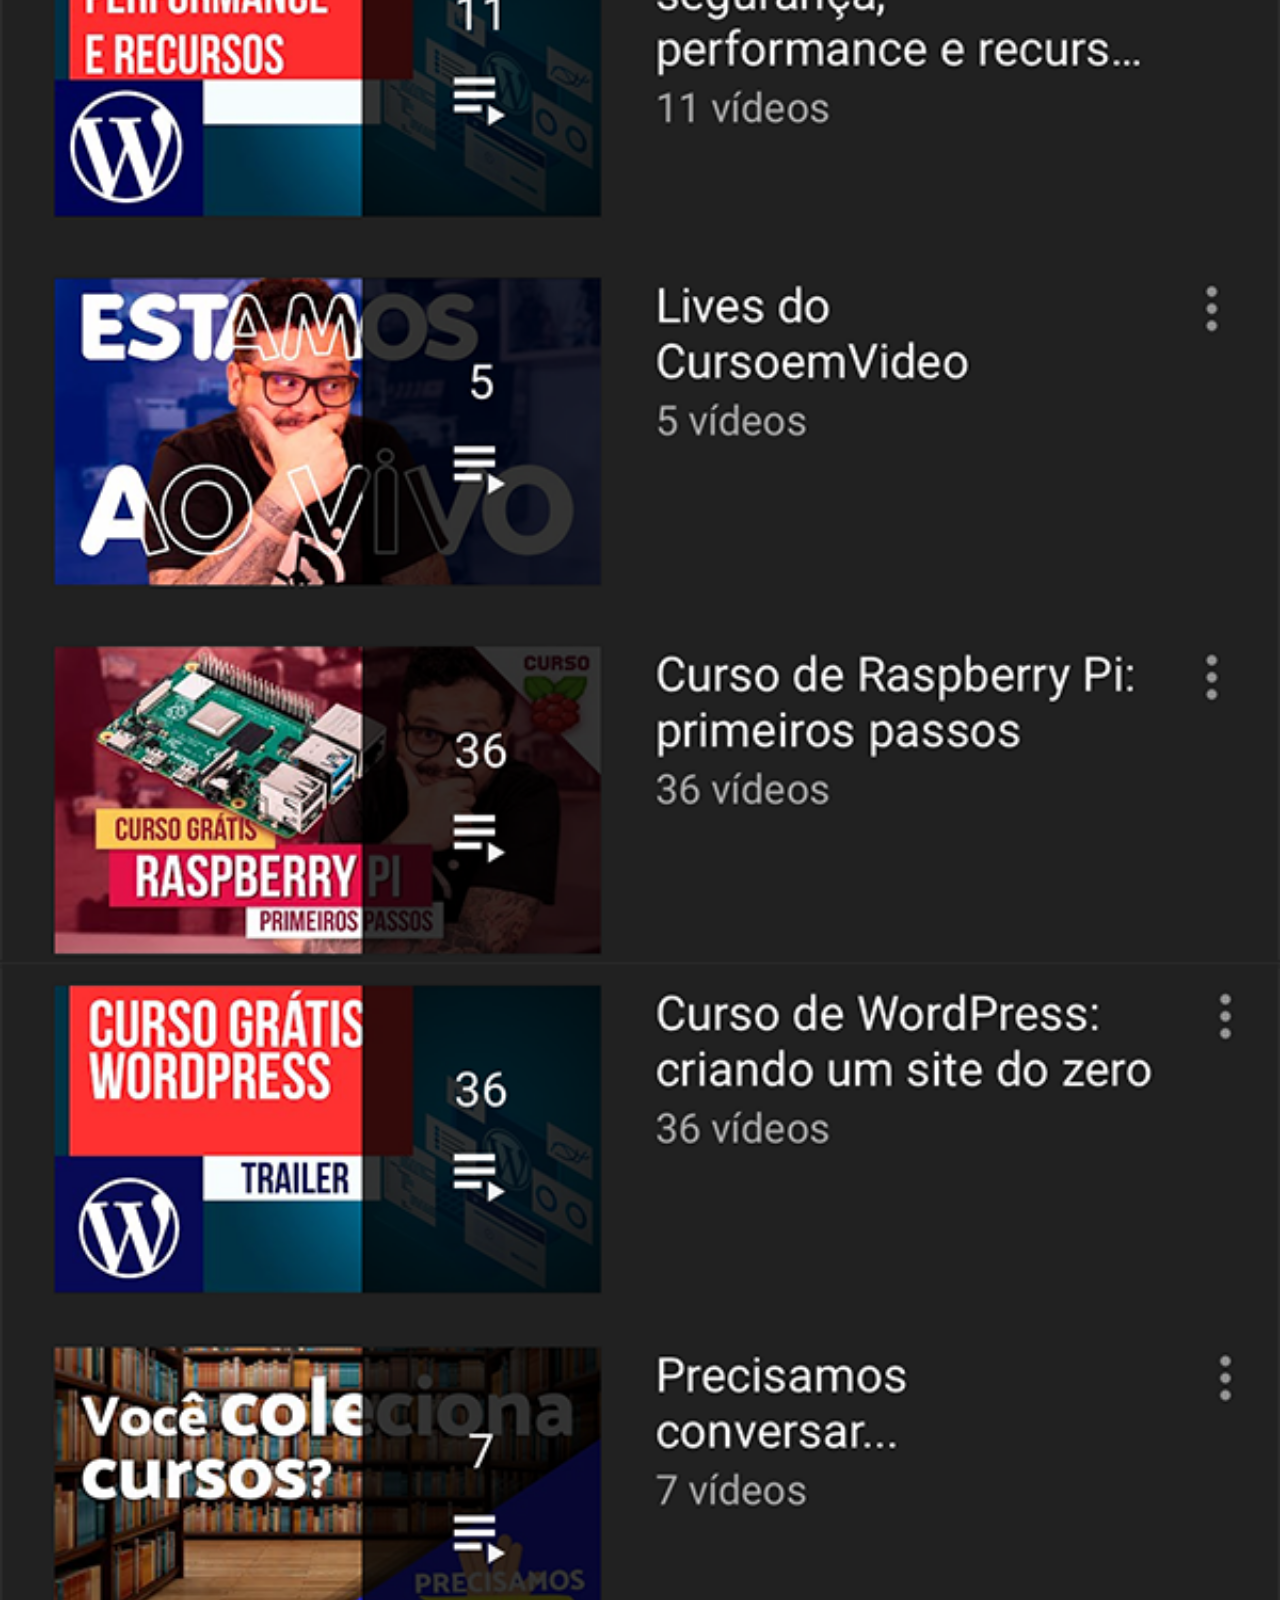
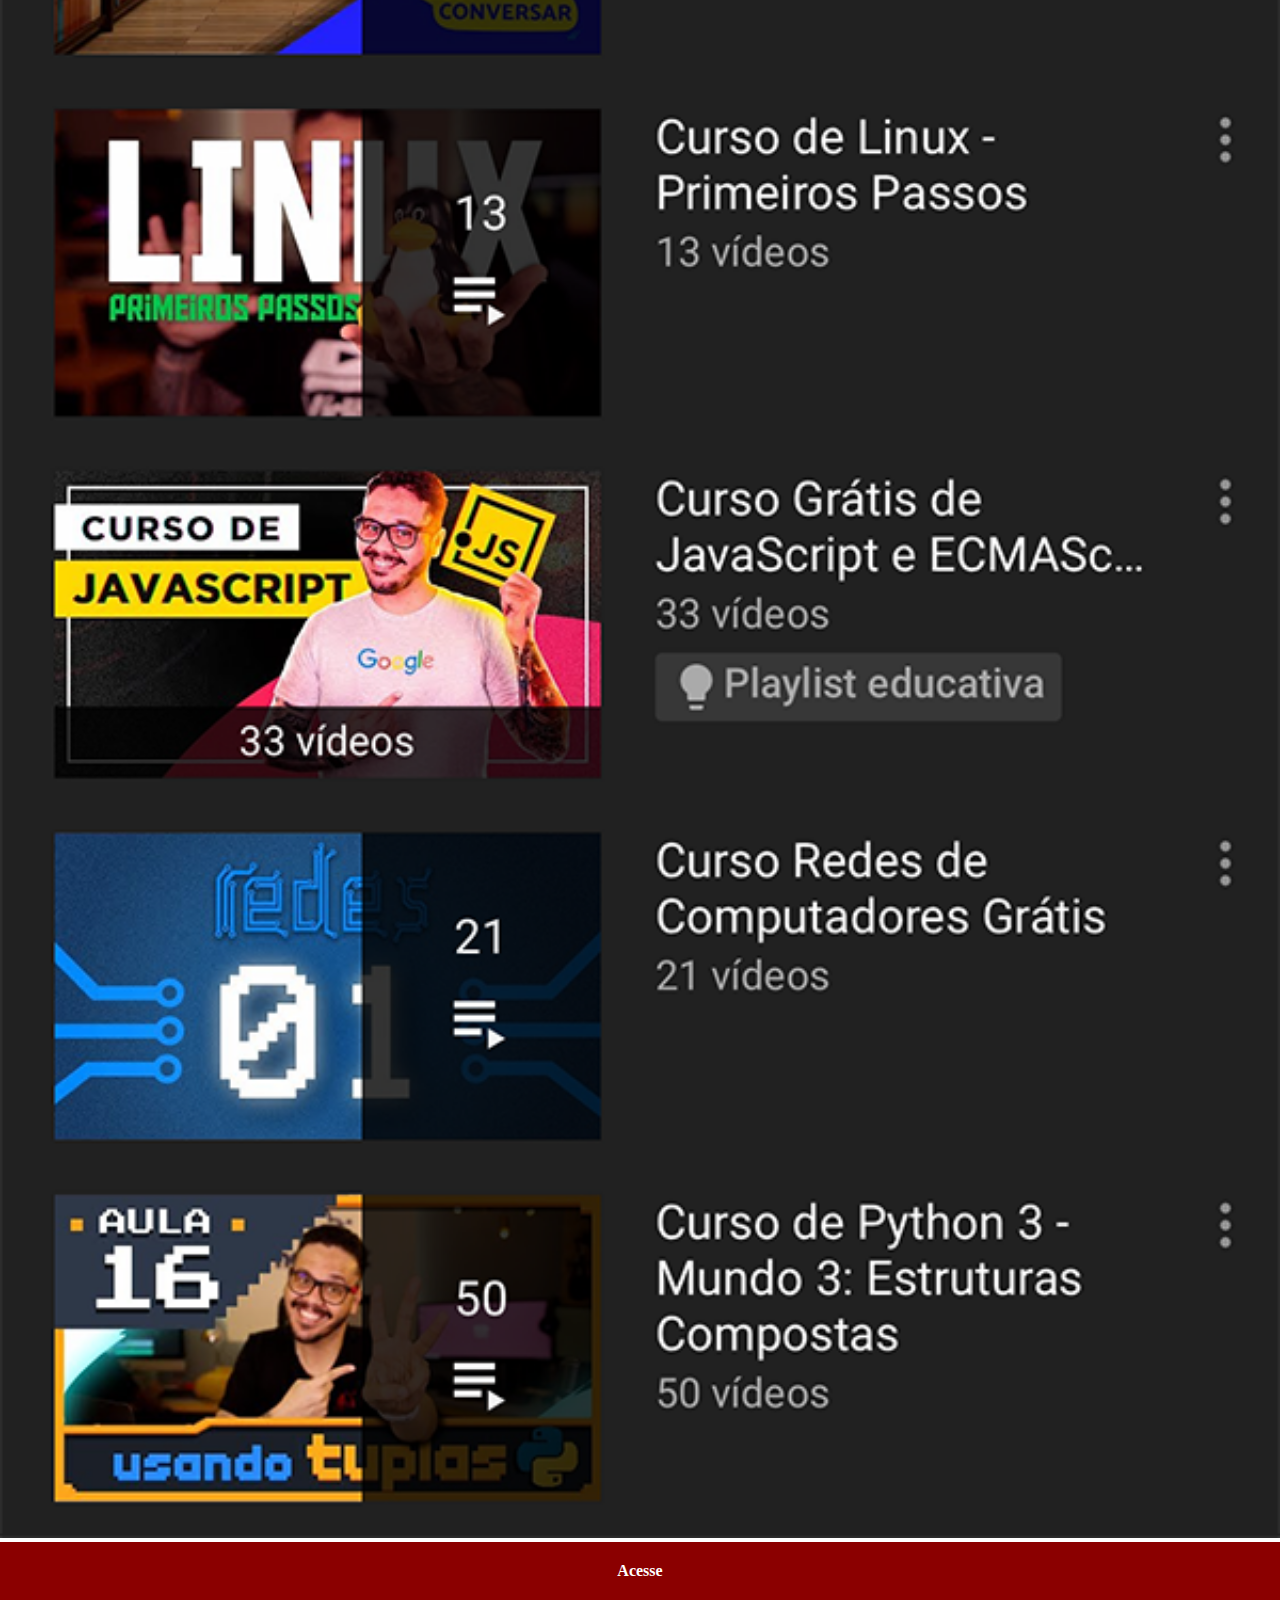
<file: pagyoutube.html>
<!DOCTYPE html>
<html lang="pt-br">
<head>
    <meta charset="UTF-8">
    <meta name="viewport" content="width=device-width, initial-scale=1.0">
    <title>icone do celular</title>
    <link rel="stylesheet" href="estilos/social.css">
</head>
<body>
    <main>
        <img src="imagens/tela-youtube.png" alt="">
        <p><a href="https://www.youtube.com/@cursoemvideo/playlists" target="_blank">Acesse</a></p>
    </main>
</body>
</html>
</file>
<file: estilos/style.css>
@charset "UTF-8";

*{
    margin: 0;
    padding: 0;
}

html, body {
    height: 100%;
    width: 100%;
}

body {
    background-image: url(../imagens/fundo-madeira.jpg);
    background-size: cover;
    background-repeat: no-repeat;
    background-position: center;
}

main {
    min-height: 100vh;
    position: relative;
}

section#telefone {
    position: absolute;
    top: 50%;
    left: 50%;
    transform: translate(-50%, -50%);

    height: 627px;
    width: 311px;
    background: url(../imagens/frame-iphone.png) no-repeat;
}


iframe#tela {
    position: absolute;
    top: 79px;
    left: 21px;
    width: 269px;
    height: 473px;
}

section#rede-social {
    text-align: right;
}

section#rede-social img {
    width: 50px;
    margin: 10px;
    border-radius: 50%;
    box-shadow: 2px 2px 5px rgba(0, 0, 0, 0.400);
    box-sizing: border-box;
}

section#rede-social img:hover {
    border: 2px solid rgba(255, 255, 255, 0.600);
    transform: translate(-3px, -3px);
    box-shadow: 5px 5px 10px rgba(0, 0, 0, 0.616);
    transition: transform .5 border 1s;
}
</file>
<file: Desafio015/estilos/style.css>
@charset "UTF-8";

*{
    margin: 0;
    padding: 0;
}

html, body {
    height: 100%;
    width: 100%;
}

body {
    background-image: url(../imagens/fundo-madeira.jpg);
    background-size: cover;
    background-repeat: no-repeat;
    background-position: center;
}

main {
    min-height: 100vh;
    position: relative;
}

section#telefone {
    position: absolute;
    top: 50%;
    left: 50%;
    transform: translate(-50%, -50%);

    height: 627px;
    width: 311px;
    background: url(../imagens/frame-iphone.png) no-repeat;
}


iframe#tela {
    position: absolute;
    top: 79px;
    left: 21px;
    width: 269px;
    height: 473px;
}

section#rede-social {
    text-align: right;
}

section#rede-social img {
    width: 50px;
    margin: 10px;
    border-radius: 50%;
    box-shadow: 2px 2px 5px rgba(0, 0, 0, 0.400);
    box-sizing: border-box;
}

section#rede-social img:hover {
    border: 2px solid rgba(255, 255, 255, 0.600);
    transform: translate(-3px, -3px);
    box-shadow: 5px 5px 10px rgba(0, 0, 0, 0.616);
    transition: transform .5 border 1s;
}
</file>
<file: estilos/social.css>
* {
    margin: 0;
    padding: 0;
}
::-webkit-scrollbar {
width: 0px;
height: 0px;
}

img {
        width: 100vw;
    }
a {
    display: block;
    background-color: darkred;
    padding: 20px;
    text-align: center;
    font-weight: bolder;
    color: white;
    text-decoration: none;
}
a:hover {
    background-color: red;
}
</file>
